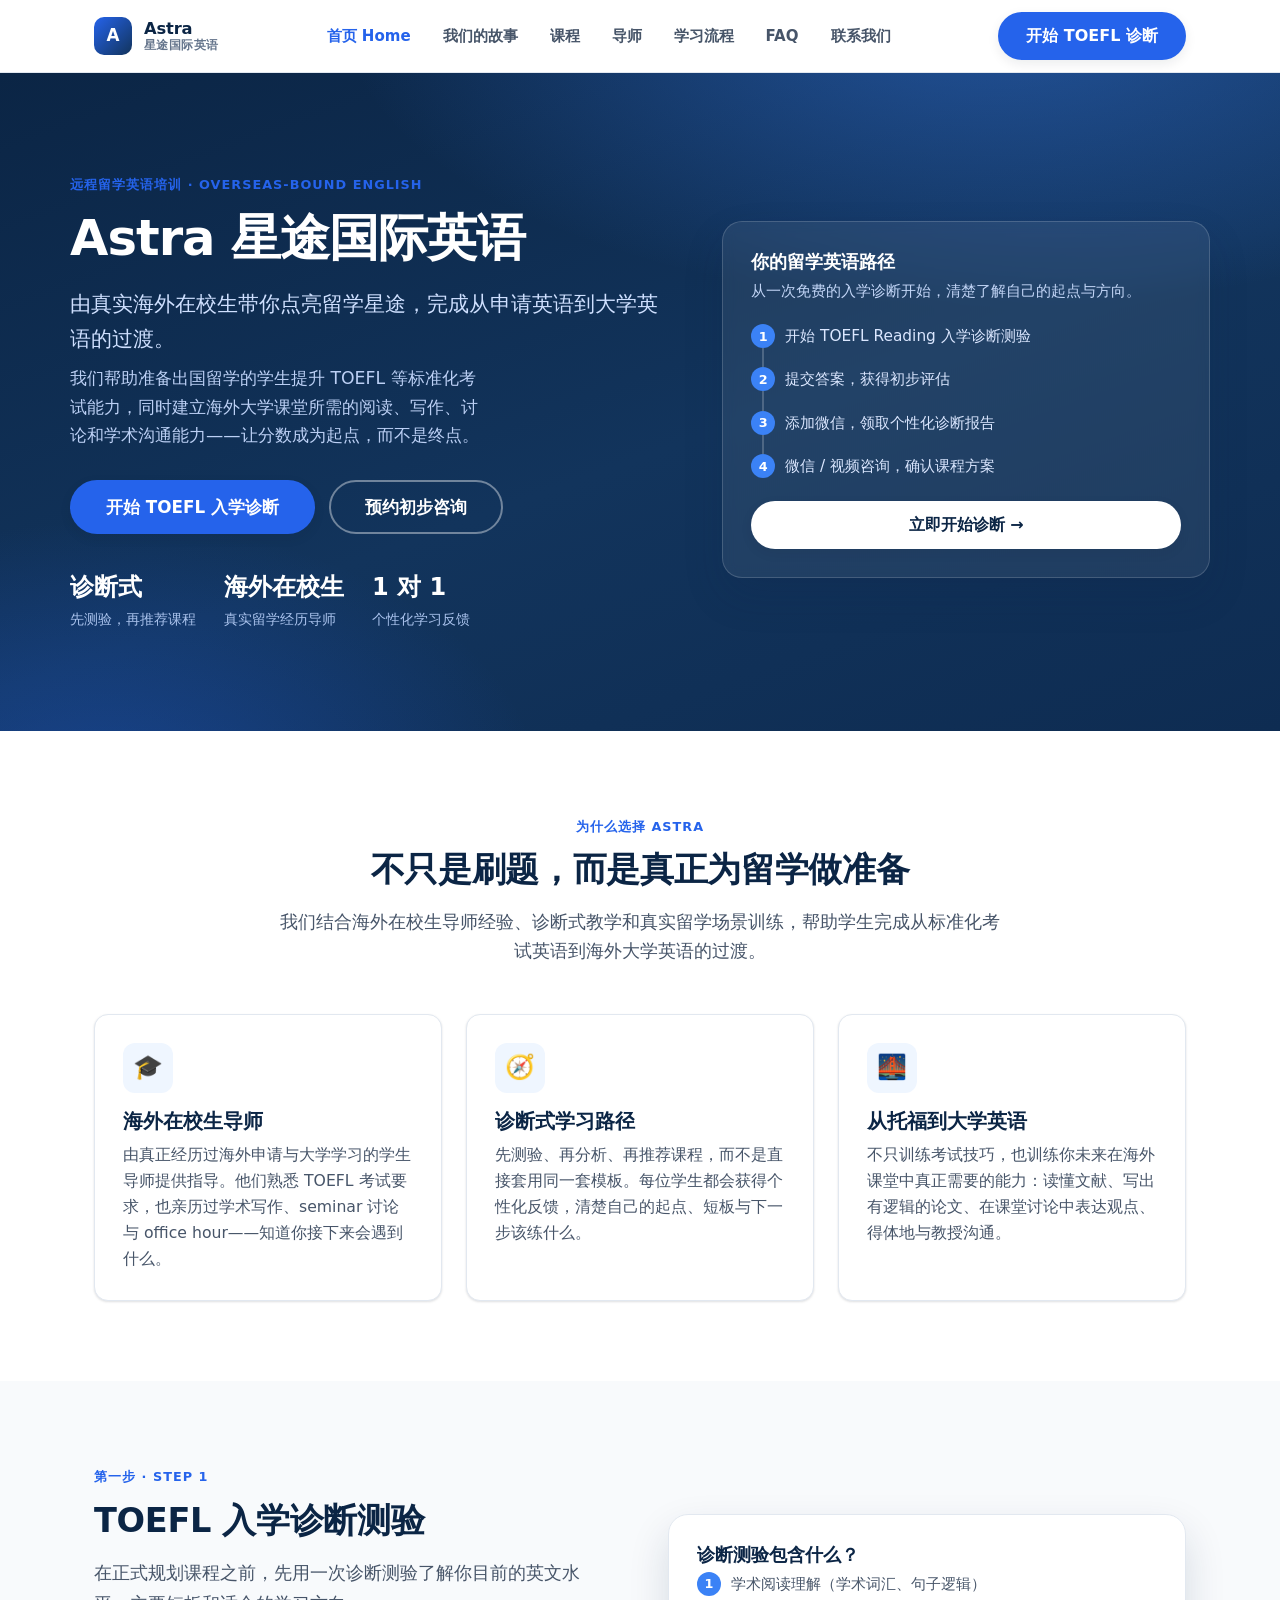
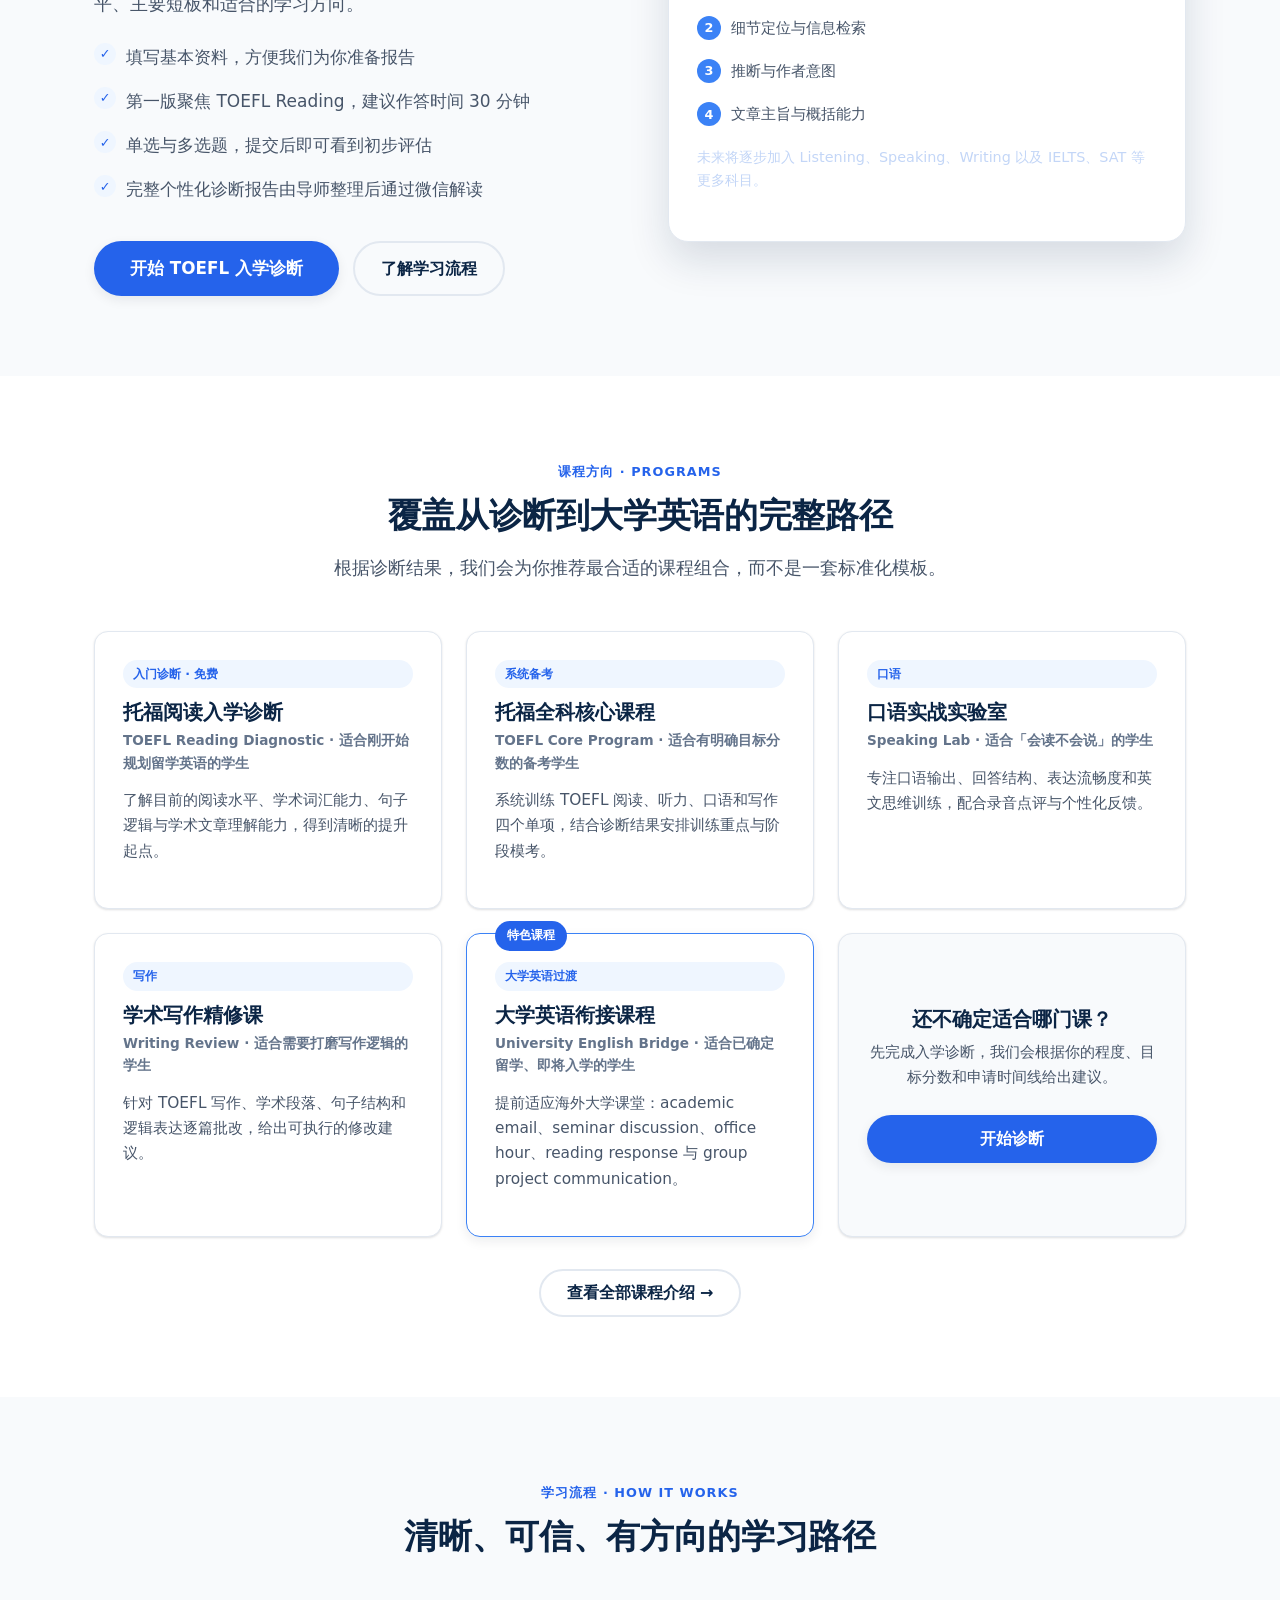
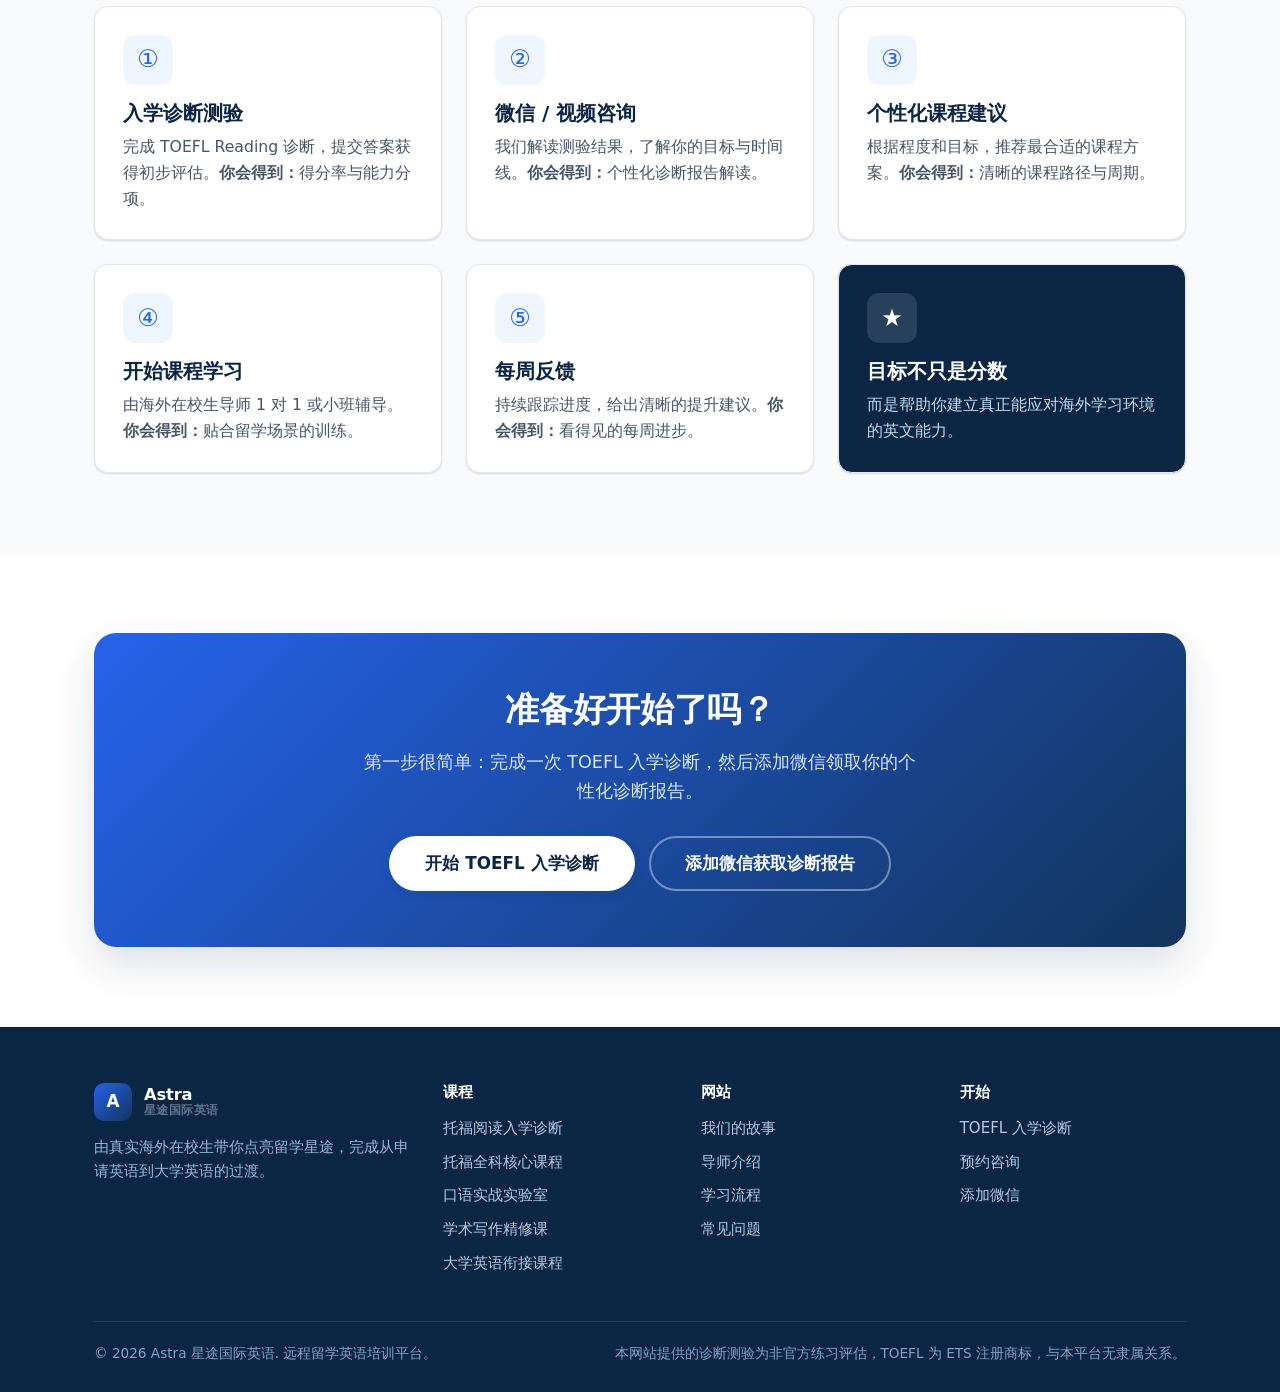
<file: index.html>
<!DOCTYPE html>
<html lang="zh-CN">
<head>
  <meta charset="UTF-8">
  <meta name="viewport" content="width=device-width, initial-scale=1.0">
  <title>Astra 星途国际英语 | 由真实海外在校生带你完成从申请英语到大学英语的过渡</title>
  <meta name="description" content="Astra 星途国际英语是一个远程留学英语培训平台，结合 TOEFL 入学诊断测验、海外在校生导师辅导与真实留学场景训练，帮助准备出国的中国学生完成从考试英语到大学英语的过渡。">
  <link rel="icon" href="data:image/svg+xml,%3Csvg xmlns='http://www.w3.org/2000/svg' viewBox='0 0 64 64'%3E%3Crect width='64' height='64' rx='14' fill='%232563eb'/%3E%3Ctext x='32' y='45' font-family='Arial,sans-serif' font-size='38' font-weight='bold' fill='white' text-anchor='middle'%3EA%3C/text%3E%3C/svg%3E">
  <link rel="preconnect" href="https://fonts.googleapis.com">
  <link rel="stylesheet" href="css/styles.css">
</head>
<body>

  <header class="site-header">
    <div class="container nav">
      <a class="brand" href="index.html" aria-label="Astra 星途国际英语 首页">
        <span class="brand__mark" data-brand-mark>A</span>
        <span class="brand__text">
          <span class="brand__en" data-brand-en>Astra</span>
          <span class="brand__cn" data-brand-cn>星途国际英语</span>
        </span>
      </a>
      <nav aria-label="主导航">
        <ul class="nav__links">
          <li><a href="index.html">首页 Home</a></li>
          <li><a href="story.html">我们的故事</a></li>
          <li><a href="programs.html">课程</a></li>
          <li><a href="mentors.html">导师</a></li>
          <li><a href="how-it-works.html">学习流程</a></li>
          <li><a href="faq.html">FAQ</a></li>
          <li><a href="contact.html">联系我们</a></li>
        </ul>
      </nav>
      <div class="nav__cta">
        <a class="btn btn--primary" href="placement-test.html">开始 TOEFL 诊断</a>
      </div>
      <button class="nav__toggle" aria-label="展开菜单" aria-expanded="false">
        <span></span><span></span><span></span>
      </button>
    </div>
  </header>

  <main>
    <!-- Hero -->
    <section class="hero">
      <div class="container hero__inner">
        <div>
          <span class="eyebrow">远程留学英语培训 · Overseas-Bound English</span>
          <h1>Astra 星途国际英语</h1>
          <p class="hero__slogan">由真实海外在校生带你点亮留学星途，完成从申请英语到大学英语的过渡。</p>
          <p class="hero__sub">我们帮助准备出国留学的学生提升 TOEFL 等标准化考试能力，同时建立海外大学课堂所需的阅读、写作、讨论和学术沟通能力——让分数成为起点，而不是终点。</p>
          <div class="hero__actions">
            <a class="btn btn--primary btn--lg" href="placement-test.html">开始 TOEFL 入学诊断</a>
            <a class="btn btn--ghost-light btn--lg" href="contact.html#book">预约初步咨询</a>
          </div>
          <div class="hero__trust">
            <div><b>诊断式</b><span>先测验，再推荐课程</span></div>
            <div><b>海外在校生</b><span>真实留学经历导师</span></div>
            <div><b>1 对 1</b><span>个性化学习反馈</span></div>
          </div>
        </div>
        <aside class="hero__card">
          <h3>你的留学英语路径</h3>
          <p>从一次免费的入学诊断开始，清楚了解自己的起点与方向。</p>
          <ul class="flowline">
            <li>开始 TOEFL Reading 入学诊断测验</li>
            <li>提交答案，获得初步评估</li>
            <li>添加微信，领取个性化诊断报告</li>
            <li>微信 / 视频咨询，确认课程方案</li>
          </ul>
          <a class="btn btn--light btn--block" href="placement-test.html" style="margin-top:22px">立即开始诊断 →</a>
        </aside>
      </div>
    </section>

    <!-- Core value props -->
    <section class="section">
      <div class="container">
        <div class="section-head">
          <span class="eyebrow">为什么选择 Astra</span>
          <h2>不只是刷题，而是真正为留学做准备</h2>
          <p>我们结合海外在校生导师经验、诊断式教学和真实留学场景训练，帮助学生完成从标准化考试英语到海外大学英语的过渡。</p>
        </div>
        <div class="grid grid--3">
          <div class="card">
            <div class="card__icon">🎓</div>
            <h3>海外在校生导师</h3>
            <p>由真正经历过海外申请与大学学习的学生导师提供指导。他们熟悉 TOEFL 考试要求，也亲历过学术写作、seminar 讨论与 office hour——知道你接下来会遇到什么。</p>
          </div>
          <div class="card">
            <div class="card__icon">🧭</div>
            <h3>诊断式学习路径</h3>
            <p>先测验、再分析、再推荐课程，而不是直接套用同一套模板。每位学生都会获得个性化反馈，清楚自己的起点、短板与下一步该练什么。</p>
          </div>
          <div class="card">
            <div class="card__icon">🌉</div>
            <h3>从托福到大学英语</h3>
            <p>不只训练考试技巧，也训练你未来在海外课堂中真正需要的能力：读懂文献、写出有逻辑的论文、在课堂讨论中表达观点、得体地与教授沟通。</p>
          </div>
        </div>
      </div>
    </section>

    <!-- Placement test entry -->
    <section class="section section--tint">
      <div class="container">
        <div class="split">
          <div>
            <span class="eyebrow">第一步 · Step 1</span>
            <h2>TOEFL 入学诊断测验</h2>
            <p class="lead">在正式规划课程之前，先用一次诊断测验了解你目前的英文水平、主要短板和适合的学习方向。</p>
            <ul class="checklist">
              <li>填写基本资料，方便我们为你准备报告</li>
              <li>第一版聚焦 TOEFL Reading，建议作答时间 30 分钟</li>
              <li>单选与多选题，提交后即可看到初步评估</li>
              <li>完整个性化诊断报告由导师整理后通过微信解读</li>
            </ul>
            <div class="hero__actions">
              <a class="btn btn--primary btn--lg" href="placement-test.html">开始 TOEFL 入学诊断</a>
              <a class="btn btn--ghost" href="how-it-works.html">了解学习流程</a>
            </div>
          </div>
          <div class="hero__card" style="background:#fff;border-color:var(--line);color:var(--ink)">
            <h3 style="color:var(--navy-900)">诊断测验包含什么？</h3>
            <ul class="flowline" style="counter-reset:step">
              <li style="color:var(--ink-soft)">学术阅读理解（学术词汇、句子逻辑）</li>
              <li style="color:var(--ink-soft)">细节定位与信息检索</li>
              <li style="color:var(--ink-soft)">推断与作者意图</li>
              <li style="color:var(--ink-soft)">文章主旨与概括能力</li>
            </ul>
            <p class="muted" style="margin-top:18px;font-size:.9rem">未来将逐步加入 Listening、Speaking、Writing 以及 IELTS、SAT 等更多科目。</p>
          </div>
        </div>
      </div>
    </section>

    <!-- Programs preview -->
    <section class="section">
      <div class="container">
        <div class="section-head">
          <span class="eyebrow">课程方向 · Programs</span>
          <h2>覆盖从诊断到大学英语的完整路径</h2>
          <p>根据诊断结果，我们会为你推荐最合适的课程组合，而不是一套标准化模板。</p>
        </div>
        <div class="grid grid--3">
          <div class="program">
            <span class="card__tag">入门诊断 · 免费</span>
            <h3>托福阅读入学诊断</h3>
            <div class="program__meta">TOEFL Reading Diagnostic · 适合刚开始规划留学英语的学生</div>
            <p>了解目前的阅读水平、学术词汇能力、句子逻辑与学术文章理解能力，得到清晰的提升起点。</p>
          </div>
          <div class="program">
            <span class="card__tag">系统备考</span>
            <h3>托福全科核心课程</h3>
            <div class="program__meta">TOEFL Core Program · 适合有明确目标分数的备考学生</div>
            <p>系统训练 TOEFL 阅读、听力、口语和写作四个单项，结合诊断结果安排训练重点与阶段模考。</p>
          </div>
          <div class="program">
            <span class="card__tag">口语</span>
            <h3>口语实战实验室</h3>
            <div class="program__meta">Speaking Lab · 适合「会读不会说」的学生</div>
            <p>专注口语输出、回答结构、表达流畅度和英文思维训练，配合录音点评与个性化反馈。</p>
          </div>
          <div class="program">
            <span class="card__tag">写作</span>
            <h3>学术写作精修课</h3>
            <div class="program__meta">Writing Review · 适合需要打磨写作逻辑的学生</div>
            <p>针对 TOEFL 写作、学术段落、句子结构和逻辑表达逐篇批改，给出可执行的修改建议。</p>
          </div>
          <div class="program program--featured">
            <span class="program__badge">特色课程</span>
            <span class="card__tag">大学英语过渡</span>
            <h3>大学英语衔接课程</h3>
            <div class="program__meta">University English Bridge · 适合已确定留学、即将入学的学生</div>
            <p>提前适应海外大学课堂：academic email、seminar discussion、office hour、reading response 与 group project communication。</p>
          </div>
          <div class="program" style="background:var(--bg-soft);justify-content:center;text-align:center">
            <h3 style="margin-bottom:.4em">还不确定适合哪门课？</h3>
            <p>先完成入学诊断，我们会根据你的程度、目标分数和申请时间线给出建议。</p>
            <a class="btn btn--primary" href="placement-test.html" style="margin-top:8px">开始诊断</a>
          </div>
        </div>
        <div class="center" style="margin-top:32px">
          <a class="btn btn--ghost" href="programs.html">查看全部课程介绍 →</a>
        </div>
      </div>
    </section>

    <!-- How it works -->
    <section class="section section--tint">
      <div class="container">
        <div class="section-head">
          <span class="eyebrow">学习流程 · How It Works</span>
          <h2>清晰、可信、有方向的学习路径</h2>
        </div>
        <div class="grid grid--3">
          <div class="card"><div class="card__icon">①</div><h3>入学诊断测验</h3><p>完成 TOEFL Reading 诊断，提交答案获得初步评估。<b>你会得到：</b>得分率与能力分项。</p></div>
          <div class="card"><div class="card__icon">②</div><h3>微信 / 视频咨询</h3><p>我们解读测验结果，了解你的目标与时间线。<b>你会得到：</b>个性化诊断报告解读。</p></div>
          <div class="card"><div class="card__icon">③</div><h3>个性化课程建议</h3><p>根据程度和目标，推荐最合适的课程方案。<b>你会得到：</b>清晰的课程路径与周期。</p></div>
          <div class="card"><div class="card__icon">④</div><h3>开始课程学习</h3><p>由海外在校生导师 1 对 1 或小班辅导。<b>你会得到：</b>贴合留学场景的训练。</p></div>
          <div class="card"><div class="card__icon">⑤</div><h3>每周反馈</h3><p>持续跟踪进度，给出清晰的提升建议。<b>你会得到：</b>看得见的每周进步。</p></div>
          <div class="card" style="background:var(--navy-900);color:#fff">
            <div class="card__icon" style="background:rgba(255,255,255,.12);color:#fff">★</div>
            <h3 style="color:#fff">目标不只是分数</h3>
            <p style="color:#c3d6f7">而是帮助你建立真正能应对海外学习环境的英文能力。</p>
          </div>
        </div>
      </div>
    </section>

    <!-- CTA band -->
    <section class="section">
      <div class="container">
        <div class="cta-band">
          <h2>准备好开始了吗？</h2>
          <p>第一步很简单：完成一次 TOEFL 入学诊断，然后添加微信领取你的个性化诊断报告。</p>
          <div class="hero__actions">
            <a class="btn btn--light btn--lg" href="placement-test.html">开始 TOEFL 入学诊断</a>
            <a class="btn btn--ghost-light btn--lg" href="contact.html">添加微信获取诊断报告</a>
          </div>
        </div>
      </div>
    </section>
  </main>

  <!-- Footer -->
  <footer class="site-footer">
    <div class="container">
      <div class="footer-grid">
        <div class="footer-brand">
          <a class="brand" href="index.html">
            <span class="brand__mark" data-brand-mark>A</span>
            <span class="brand__text"><span class="brand__en" data-brand-en>Astra</span><span class="brand__cn" data-brand-cn>星途国际英语</span></span>
          </a>
          <p data-tagline>由真实海外在校生带你点亮留学星途，完成从申请英语到大学英语的过渡。</p>
        </div>
        <div>
          <h4>课程</h4>
          <ul class="footer-links">
            <li><a href="programs.html">托福阅读入学诊断</a></li>
            <li><a href="programs.html">托福全科核心课程</a></li>
            <li><a href="programs.html">口语实战实验室</a></li>
            <li><a href="programs.html">学术写作精修课</a></li>
            <li><a href="programs.html">大学英语衔接课程</a></li>
          </ul>
        </div>
        <div>
          <h4>网站</h4>
          <ul class="footer-links">
            <li><a href="story.html">我们的故事</a></li>
            <li><a href="mentors.html">导师介绍</a></li>
            <li><a href="how-it-works.html">学习流程</a></li>
            <li><a href="faq.html">常见问题</a></li>
          </ul>
        </div>
        <div>
          <h4>开始</h4>
          <ul class="footer-links">
            <li><a href="placement-test.html">TOEFL 入学诊断</a></li>
            <li><a href="contact.html#book">预约咨询</a></li>
            <li><a href="contact.html">添加微信</a></li>
          </ul>
        </div>
      </div>
      <div class="footer-bottom">
        <span>© <span data-year>2026</span> Astra 星途国际英语. 远程留学英语培训平台。</span>
        <span>本网站提供的诊断测验为非官方练习评估，TOEFL 为 ETS 注册商标，与本平台无隶属关系。</span>
      </div>
    </div>
  </footer>

  <script src="js/config.js"></script>
  <script src="js/main.js"></script>
</body>
</html>
</file>
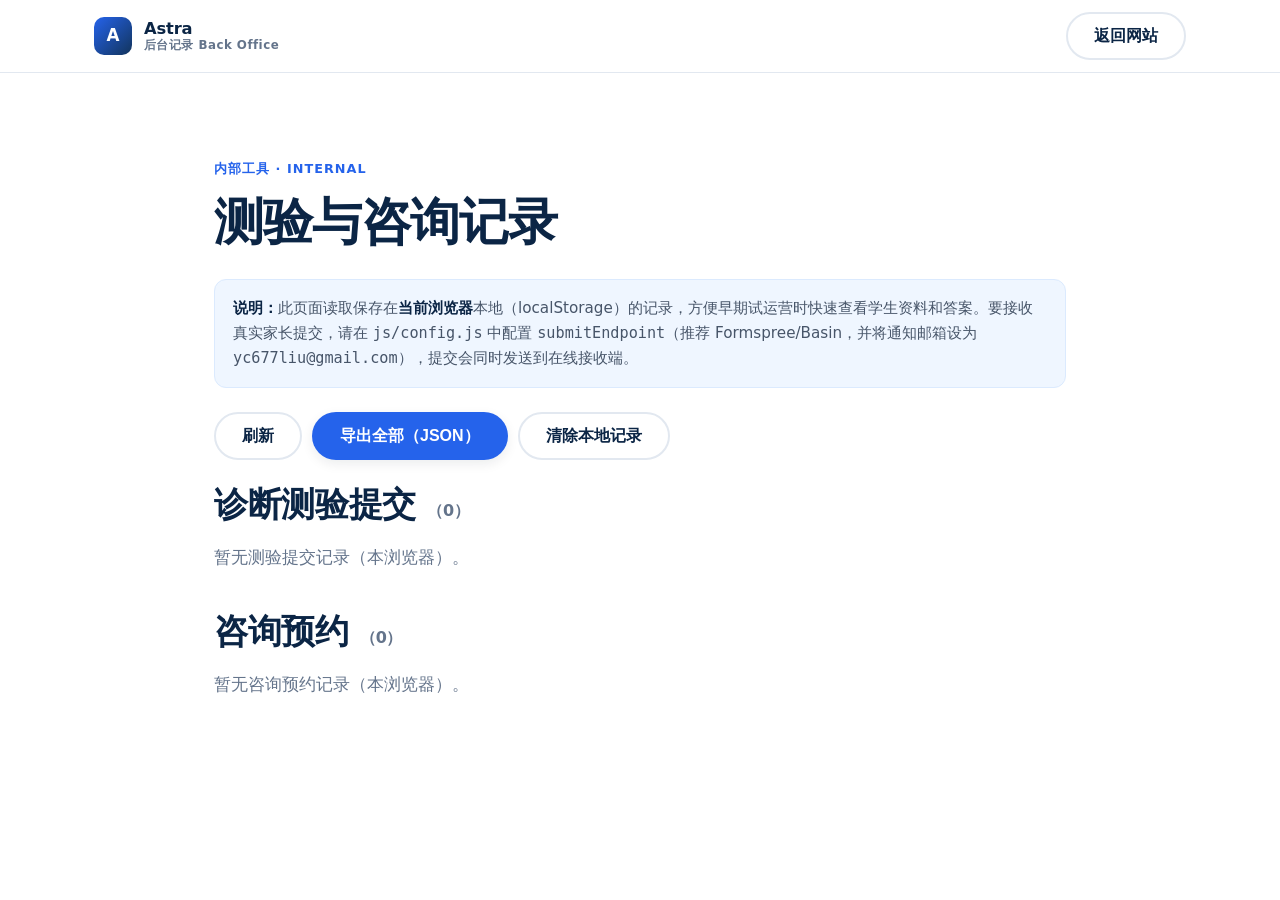
<file: admin.html>
<!DOCTYPE html>
<html lang="zh-CN">
<head>
  <meta charset="UTF-8">
  <meta name="viewport" content="width=device-width, initial-scale=1.0">
  <meta name="robots" content="noindex, nofollow">
  <title>后台记录 Back Office | Astra 星途国际英语</title>
  <link rel="stylesheet" href="css/styles.css">
  <style>
    .rec { border:1px solid var(--line); border-radius:12px; padding:18px 20px; margin-bottom:14px; background:#fff; }
    .rec__head { display:flex; justify-content:space-between; align-items:center; gap:10px; margin-bottom:4px; }
    .rec__badge { background:var(--blue-50); color:var(--blue-600); font-weight:700; font-size:.82rem; padding:4px 10px; border-radius:999px; }
    .rec__meta { color:var(--muted); font-size:.85rem; }
    .rec__tbl { width:100%; border-collapse:collapse; margin-top:10px; }
    .rec__tbl th { text-align:left; color:var(--muted); font-weight:600; font-size:.85rem; padding:5px 12px 5px 0; white-space:nowrap; vertical-align:top; width:1%; }
    .rec__tbl td { padding:5px 0; font-size:.92rem; color:var(--ink); }
    .toolbar { display:flex; gap:10px; flex-wrap:wrap; margin-bottom:24px; }
  </style>
</head>
<body>
  <header class="site-header">
    <div class="container nav">
      <a class="brand" href="index.html"><span class="brand__mark" data-brand-mark>A</span><span class="brand__text"><span class="brand__en" data-brand-en>Astra</span><span class="brand__cn">后台记录 Back Office</span></span></a>
      <div class="nav__cta"><a class="btn btn--ghost" href="index.html">返回网站</a></div>
    </div>
  </header>

  <main>
    <section class="section">
      <div class="container" style="max-width:900px">
        <span class="eyebrow">内部工具 · Internal</span>
        <h1>测验与咨询记录</h1>
        <div class="notice" style="margin:16px 0 24px">
          <strong>说明：</strong>此页面读取保存在<strong>当前浏览器</strong>本地（localStorage）的记录，方便早期试运营时快速查看学生资料和答案。要接收真实家长提交，请在 <code>js/config.js</code> 中配置 <code>submitEndpoint</code>（推荐 Formspree/Basin，并将通知邮箱设为 <code>yc677liu@gmail.com</code>），提交会同时发送到在线接收端。
        </div>

        <div class="toolbar">
          <button class="btn btn--ghost" id="refresh-btn">刷新</button>
          <button class="btn btn--primary" id="export-btn">导出全部（JSON）</button>
          <button class="btn btn--ghost" id="clear-btn">清除本地记录</button>
        </div>

        <h2>诊断测验提交 <span class="muted" style="font-size:1rem">（<span id="tests-count">0</span>）</span></h2>
        <div id="tests" style="margin-bottom:40px"></div>

        <h2>咨询预约 <span class="muted" style="font-size:1rem">（<span id="contacts-count">0</span>）</span></h2>
        <div id="contacts"></div>
      </div>
    </section>
  </main>

  <script src="js/config.js"></script>
  <script src="js/admin.js"></script>
</body>
</html>
</file>
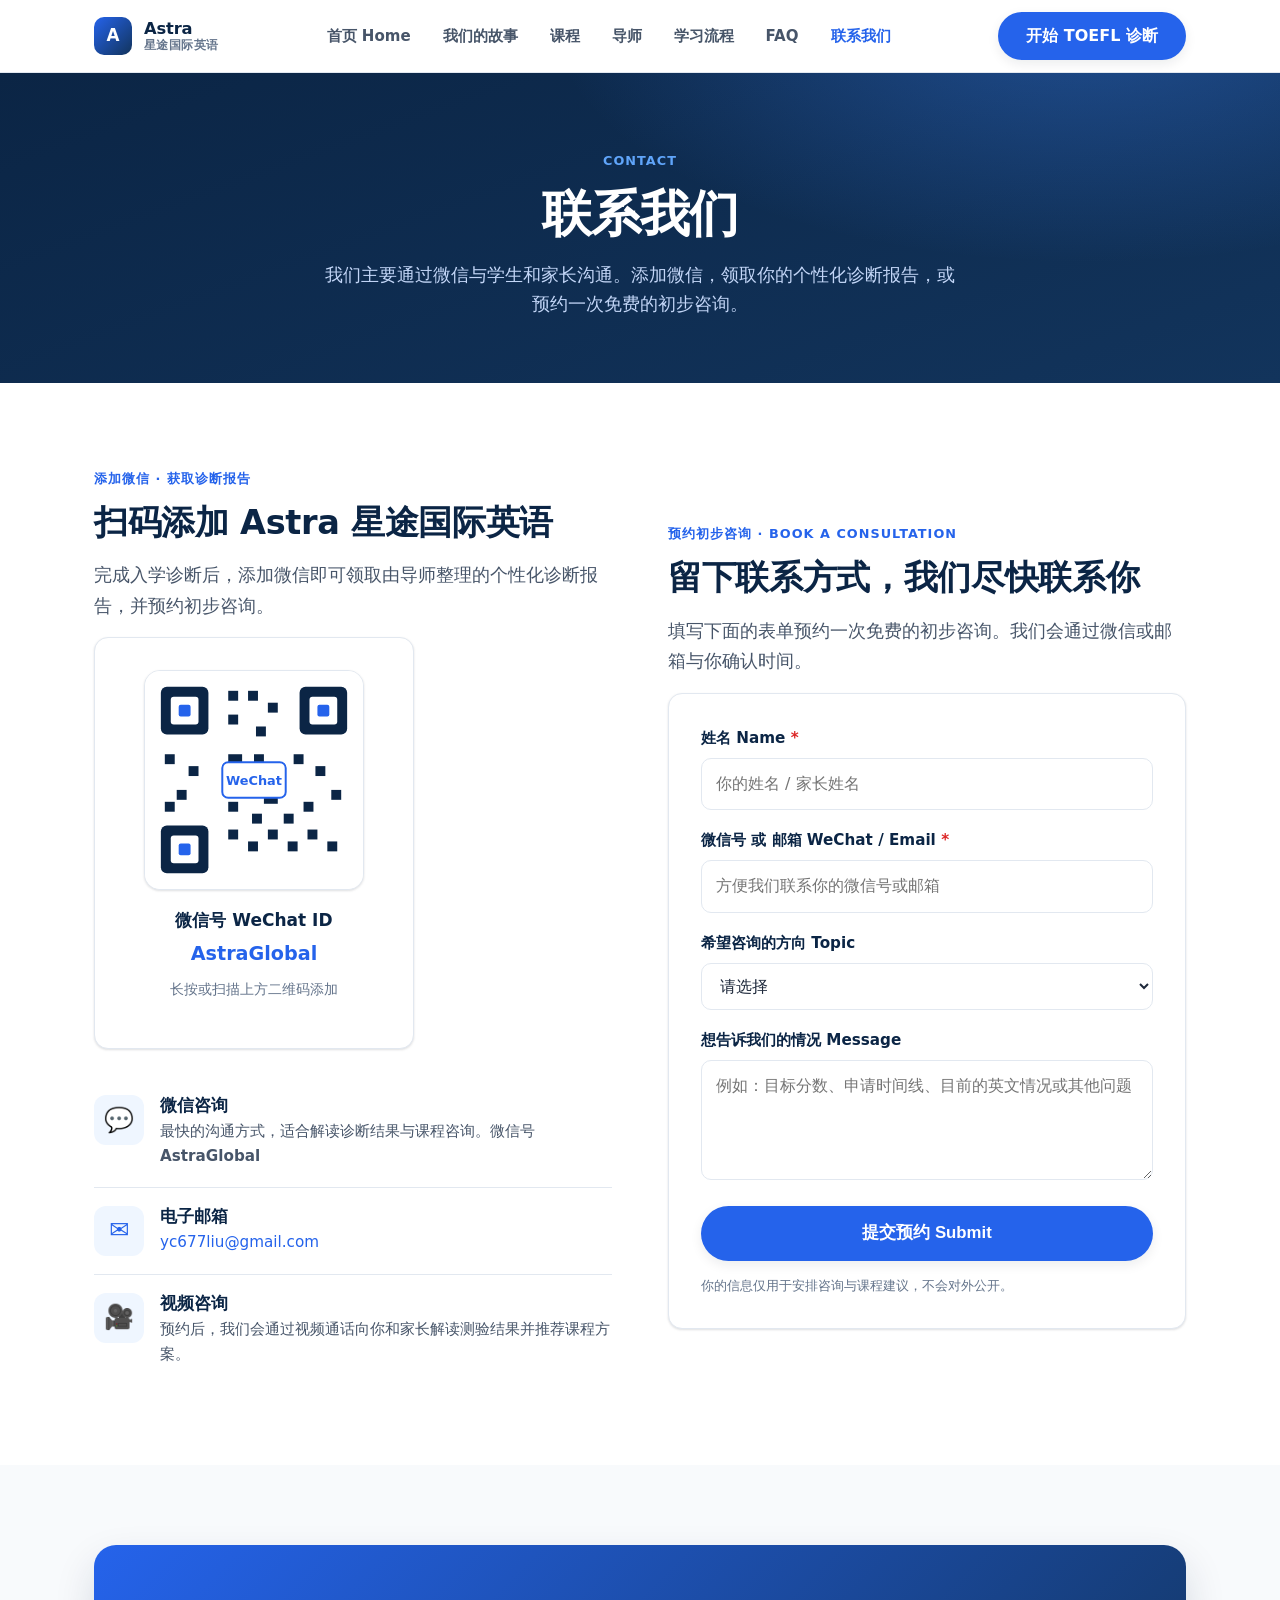
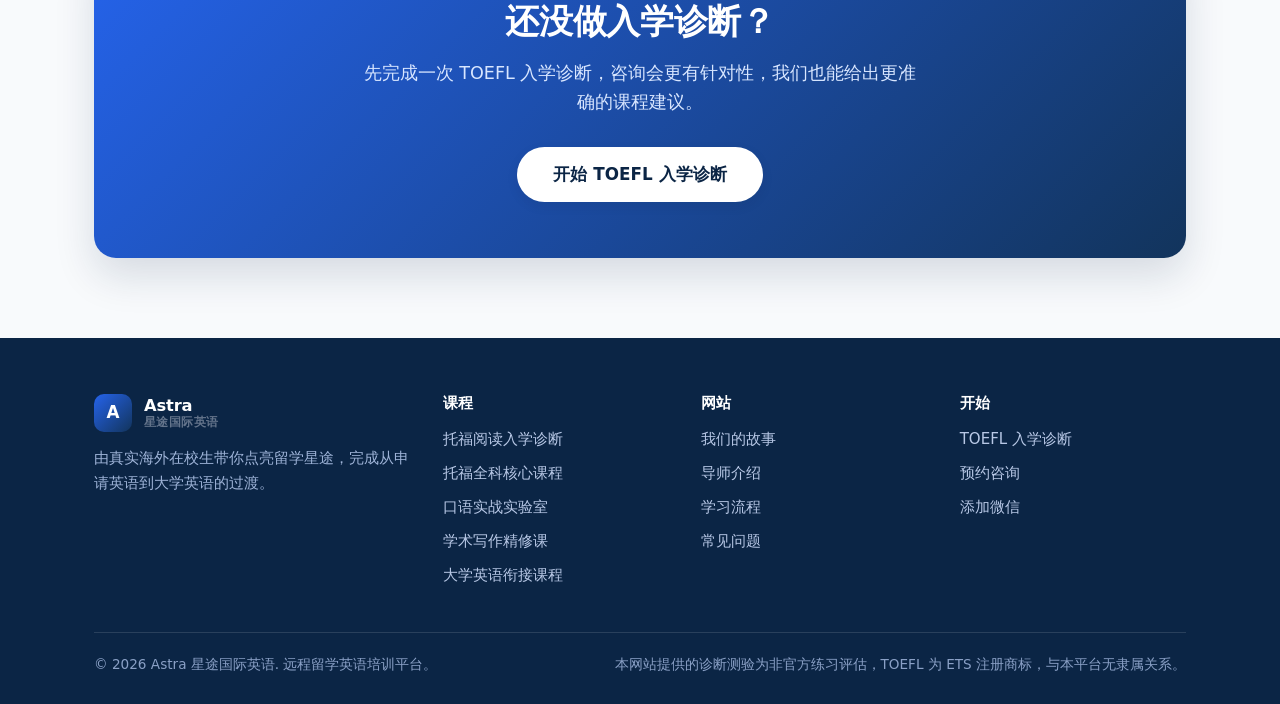
<file: contact.html>
<!DOCTYPE html>
<html lang="zh-CN">
<head>
  <meta charset="UTF-8">
  <meta name="viewport" content="width=device-width, initial-scale=1.0">
  <title>联系我们 Contact | Astra 星途国际英语</title>
  <meta name="description" content="添加 Astra 星途国际英语微信领取个性化诊断报告，或预约一次免费的初步咨询。我们主要通过微信与学生和家长沟通。">
  <link rel="icon" href="data:image/svg+xml,%3Csvg xmlns='http://www.w3.org/2000/svg' viewBox='0 0 64 64'%3E%3Crect width='64' height='64' rx='14' fill='%232563eb'/%3E%3Ctext x='32' y='45' font-family='Arial,sans-serif' font-size='38' font-weight='bold' fill='white' text-anchor='middle'%3EA%3C/text%3E%3C/svg%3E">
  <link rel="stylesheet" href="css/styles.css">
</head>
<body>

  <header class="site-header">
    <div class="container nav">
      <a class="brand" href="index.html" aria-label="Astra 星途国际英语 首页">
        <span class="brand__mark" data-brand-mark>A</span>
        <span class="brand__text"><span class="brand__en" data-brand-en>Astra</span><span class="brand__cn" data-brand-cn>星途国际英语</span></span>
      </a>
      <nav aria-label="主导航">
        <ul class="nav__links">
          <li><a href="index.html">首页 Home</a></li>
          <li><a href="story.html">我们的故事</a></li>
          <li><a href="programs.html">课程</a></li>
          <li><a href="mentors.html">导师</a></li>
          <li><a href="how-it-works.html">学习流程</a></li>
          <li><a href="faq.html">FAQ</a></li>
          <li><a href="contact.html">联系我们</a></li>
        </ul>
      </nav>
      <div class="nav__cta"><a class="btn btn--primary" href="placement-test.html">开始 TOEFL 诊断</a></div>
      <button class="nav__toggle" aria-label="展开菜单" aria-expanded="false"><span></span><span></span><span></span></button>
    </div>
  </header>

  <main>
    <section class="page-hero">
      <div class="container">
        <span class="eyebrow">Contact</span>
        <h1>联系我们</h1>
        <p>我们主要通过微信与学生和家长沟通。添加微信，领取你的个性化诊断报告，或预约一次免费的初步咨询。</p>
      </div>
    </section>

    <section class="section">
      <div class="container">
        <div class="split">
          <!-- WeChat / contact methods -->
          <div>
            <span class="eyebrow">添加微信 · 获取诊断报告</span>
            <h2>扫码添加 Astra 星途国际英语</h2>
            <p class="lead">完成入学诊断后，添加微信即可领取由导师整理的个性化诊断报告，并预约初步咨询。</p>
            <div class="form-card" style="text-align:center;max-width:320px">
              <div class="qr"><img src="assets/wechat-qr.svg" alt="Astra 星途国际英语 微信二维码"></div>
              <p style="margin:0;font-weight:600;color:var(--navy-900)">微信号 WeChat ID</p>
              <p style="margin:4px 0 0;font-size:1.2rem;font-weight:800;color:var(--blue-600)" data-wechat>AstraGlobal</p>
              <p class="muted" style="font-size:.85rem;margin-top:8px">长按或扫描上方二维码添加</p>
            </div>

            <div style="margin-top:28px">
              <div class="contact-method">
                <div class="card__icon">💬</div>
                <div><h3>微信咨询</h3><p>最快的沟通方式，适合解读诊断结果与课程咨询。微信号 <b data-wechat>AstraGlobal</b></p></div>
              </div>
              <div class="contact-method">
                <div class="card__icon">✉️</div>
                <div><h3>电子邮箱</h3><p><a data-email href="mailto:hello@astraedu.com">hello@astraedu.com</a></p></div>
              </div>
              <div class="contact-method">
                <div class="card__icon">🎥</div>
                <div><h3>视频咨询</h3><p>预约后，我们会通过视频通话向你和家长解读测验结果并推荐课程方案。</p></div>
              </div>
            </div>
          </div>

          <!-- Booking / consultation form -->
          <div id="book">
            <span class="eyebrow">预约初步咨询 · Book a Consultation</span>
            <h2>留下联系方式，我们尽快联系你</h2>
            <p class="lead">填写下面的表单预约一次免费的初步咨询。我们会通过微信或邮箱与你确认时间。</p>
            <form class="form-card" id="contact-form" novalidate>
              <div class="field">
                <label>姓名 Name <span class="req">*</span></label>
                <input type="text" name="name" required placeholder="你的姓名 / 家长姓名">
                <div class="field__err">请填写姓名 Please enter your name</div>
              </div>
              <div class="field">
                <label>微信号 或 邮箱 WeChat / Email <span class="req">*</span></label>
                <input type="text" name="contact" required placeholder="方便我们联系你的微信号或邮箱">
                <div class="field__err">请填写微信号或邮箱 Please provide a WeChat ID or email</div>
              </div>
              <div class="field">
                <label>希望咨询的方向 Topic</label>
                <select name="preferred">
                  <option value="">请选择</option>
                  <option>解读入学诊断结果</option>
                  <option>了解课程方案</option>
                  <option>TOEFL 备考规划</option>
                  <option>大学英语过渡 / University Bridge</option>
                  <option>其他 Other</option>
                </select>
              </div>
              <div class="field">
                <label>想告诉我们的情况 Message</label>
                <textarea name="message" placeholder="例如：目标分数、申请时间线、目前的英文情况或其他问题"></textarea>
              </div>
              <button type="submit" class="btn btn--primary btn--lg btn--block">提交预约 Submit</button>
              <div class="notice hide" id="contact-status" role="status" aria-live="polite" style="margin-top:16px">
                <strong>提交状态将在这里显示。</strong>
              </div>
              <p class="muted" style="font-size:.82rem;margin:14px 0 0">你的信息仅用于安排咨询与课程建议，不会对外公开。</p>
            </form>
            <form name="astra-submissions" data-netlify="true" hidden>
              <input type="hidden" name="form-name" value="astra-submissions">
              <input type="hidden" name="type">
              <input type="hidden" name="submittedAt">
              <input type="hidden" name="name">
              <input type="hidden" name="contact">
              <input type="hidden" name="recipientEmail">
              <textarea name="payload"></textarea>
            </form>
          </div>
        </div>
      </div>
    </section>

    <section class="section section--tint">
      <div class="container">
        <div class="cta-band">
          <h2>还没做入学诊断？</h2>
          <p>先完成一次 TOEFL 入学诊断，咨询会更有针对性，我们也能给出更准确的课程建议。</p>
          <div class="hero__actions">
            <a class="btn btn--light btn--lg" href="placement-test.html">开始 TOEFL 入学诊断</a>
          </div>
        </div>
      </div>
    </section>
  </main>

  <footer class="site-footer">
    <div class="container">
      <div class="footer-grid">
        <div class="footer-brand">
          <a class="brand" href="index.html"><span class="brand__mark" data-brand-mark>A</span><span class="brand__text"><span class="brand__en" data-brand-en>Astra</span><span class="brand__cn" data-brand-cn>星途国际英语</span></span></a>
          <p data-tagline>由真实海外在校生带你点亮留学星途，完成从申请英语到大学英语的过渡。</p>
        </div>
        <div><h4>课程</h4><ul class="footer-links"><li><a href="programs.html">托福阅读入学诊断</a></li><li><a href="programs.html">托福全科核心课程</a></li><li><a href="programs.html">口语实战实验室</a></li><li><a href="programs.html">学术写作精修课</a></li><li><a href="programs.html">大学英语衔接课程</a></li></ul></div>
        <div><h4>网站</h4><ul class="footer-links"><li><a href="story.html">我们的故事</a></li><li><a href="mentors.html">导师介绍</a></li><li><a href="how-it-works.html">学习流程</a></li><li><a href="faq.html">常见问题</a></li></ul></div>
        <div><h4>开始</h4><ul class="footer-links"><li><a href="placement-test.html">TOEFL 入学诊断</a></li><li><a href="contact.html#book">预约咨询</a></li><li><a href="contact.html">添加微信</a></li></ul></div>
      </div>
      <div class="footer-bottom">
        <span>© <span data-year>2026</span> Astra 星途国际英语. 远程留学英语培训平台。</span>
        <span>本网站提供的诊断测验为非官方练习评估，TOEFL 为 ETS 注册商标，与本平台无隶属关系。</span>
      </div>
    </div>
  </footer>

  <script src="js/config.js"></script>
  <script src="js/submissions.js"></script>
  <script src="js/contact.js"></script>
  <script src="js/main.js"></script>
</body>
</html>
</file>
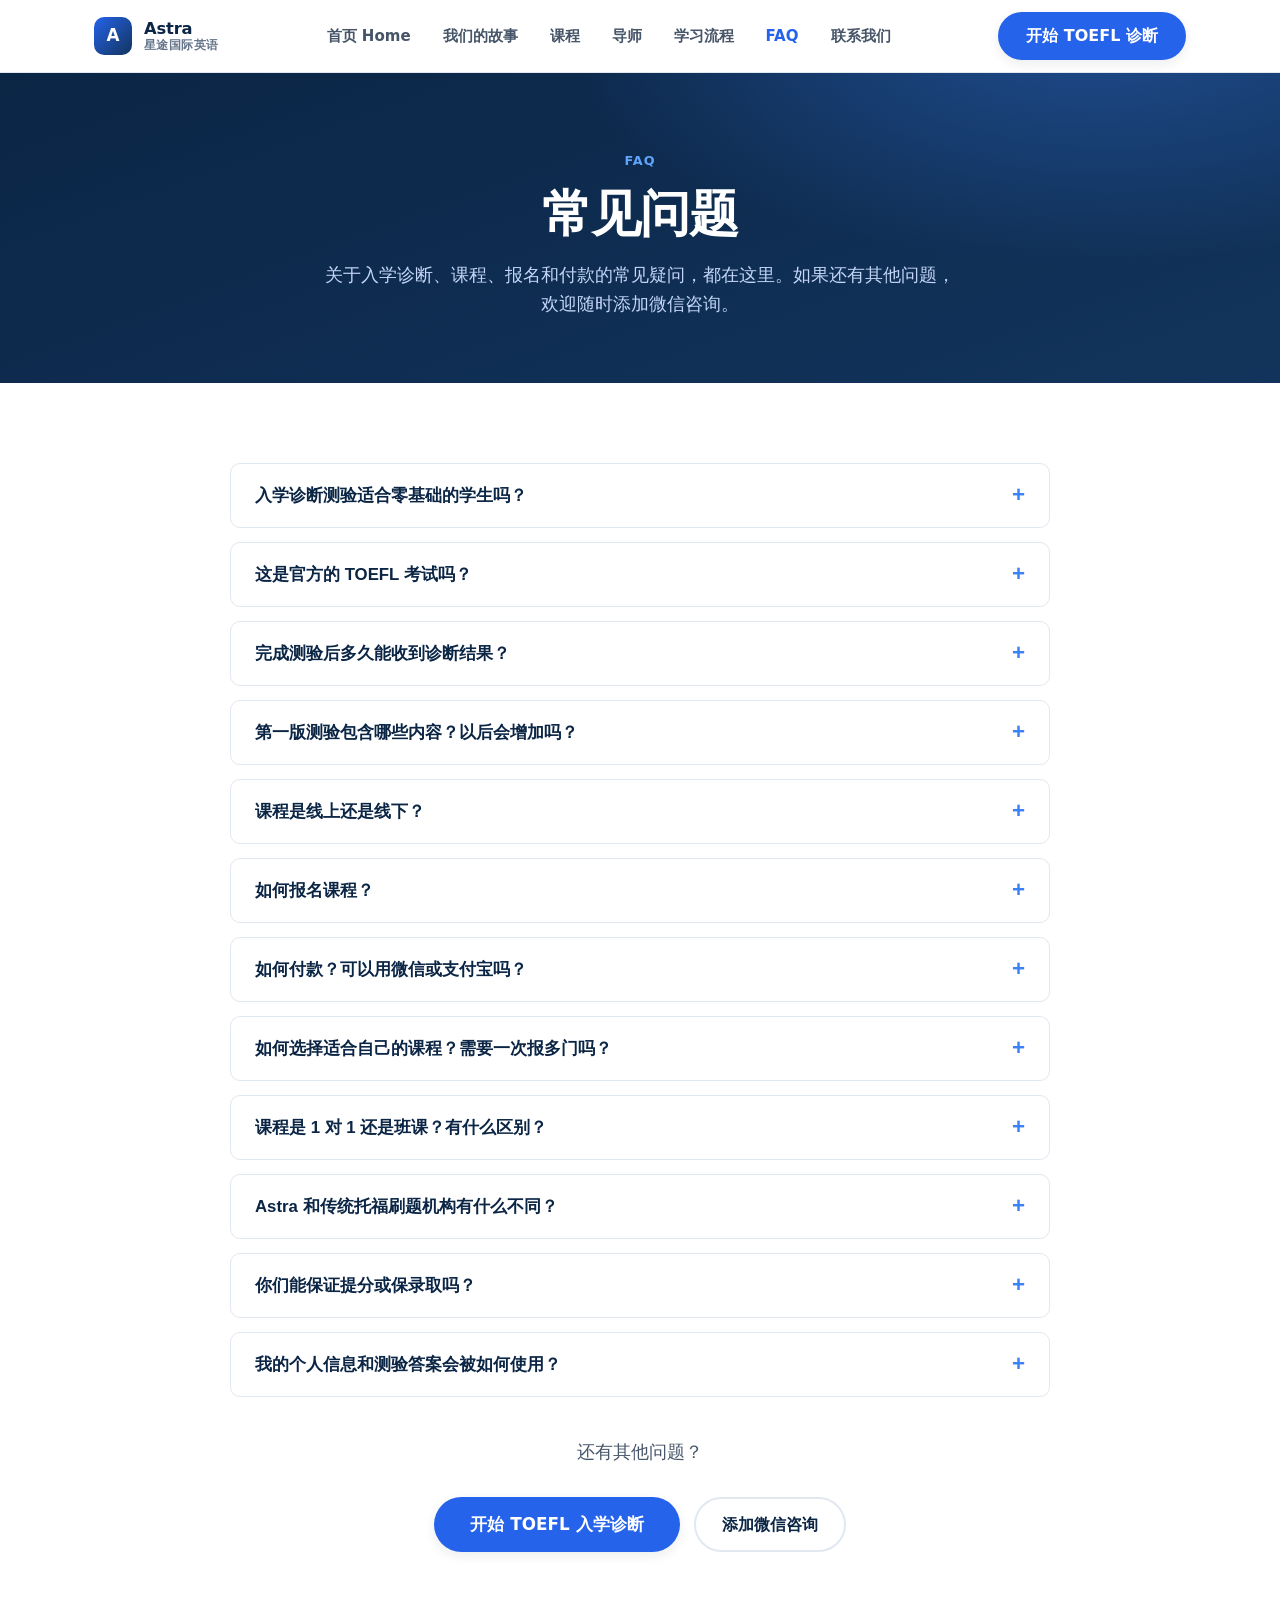
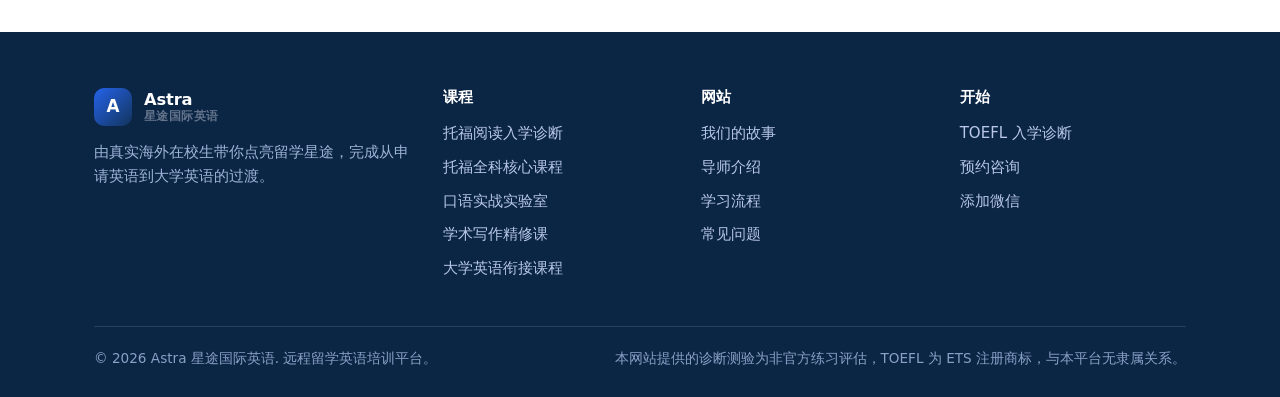
<file: faq.html>
<!DOCTYPE html>
<html lang="zh-CN">
<head>
  <meta charset="UTF-8">
  <meta name="viewport" content="width=device-width, initial-scale=1.0">
  <title>常见问题 FAQ | Astra 星途国际英语</title>
  <meta name="description" content="Astra 星途国际英语常见问题：是否适合零基础、是否官方 TOEFL 测验、多久收到诊断结果、如何选课、1 对 1 与班课区别、如何报名与付款等。">
  <link rel="icon" href="data:image/svg+xml,%3Csvg xmlns='http://www.w3.org/2000/svg' viewBox='0 0 64 64'%3E%3Crect width='64' height='64' rx='14' fill='%232563eb'/%3E%3Ctext x='32' y='45' font-family='Arial,sans-serif' font-size='38' font-weight='bold' fill='white' text-anchor='middle'%3EA%3C/text%3E%3C/svg%3E">
  <link rel="stylesheet" href="css/styles.css">
</head>
<body>

  <header class="site-header">
    <div class="container nav">
      <a class="brand" href="index.html" aria-label="Astra 星途国际英语 首页">
        <span class="brand__mark" data-brand-mark>A</span>
        <span class="brand__text"><span class="brand__en" data-brand-en>Astra</span><span class="brand__cn" data-brand-cn>星途国际英语</span></span>
      </a>
      <nav aria-label="主导航">
        <ul class="nav__links">
          <li><a href="index.html">首页 Home</a></li>
          <li><a href="story.html">我们的故事</a></li>
          <li><a href="programs.html">课程</a></li>
          <li><a href="mentors.html">导师</a></li>
          <li><a href="how-it-works.html">学习流程</a></li>
          <li><a href="faq.html">FAQ</a></li>
          <li><a href="contact.html">联系我们</a></li>
        </ul>
      </nav>
      <div class="nav__cta"><a class="btn btn--primary" href="placement-test.html">开始 TOEFL 诊断</a></div>
      <button class="nav__toggle" aria-label="展开菜单" aria-expanded="false"><span></span><span></span><span></span></button>
    </div>
  </header>

  <main>
    <section class="page-hero">
      <div class="container">
        <span class="eyebrow">FAQ</span>
        <h1>常见问题</h1>
        <p>关于入学诊断、课程、报名和付款的常见疑问，都在这里。如果还有其他问题，欢迎随时添加微信咨询。</p>
      </div>
    </section>

    <section class="section">
      <div class="container">
        <div class="faq">
          <div class="faq__item">
            <button class="faq__q" aria-expanded="false">入学诊断测验适合零基础的学生吗？<span class="faq__icon">+</span></button>
            <div class="faq__a"><p>适合。诊断测验的目的不是「考倒你」，而是帮助我们了解你目前的真实水平和起点。无论你是刚开始接触 TOEFL，还是已经备考一段时间，都可以参加。即使分数不高也完全没关系，这正是我们为你规划学习路径的依据。</p></div>
          </div>
          <div class="faq__item">
            <button class="faq__q" aria-expanded="false">这是官方的 TOEFL 考试吗？<span class="faq__icon">+</span></button>
            <div class="faq__a"><p>不是。本网站的诊断测验是 Astra 星途国际英语自主开发的入学练习评估，用于教学诊断，并非官方 TOEFL 考试，分数也不等同于官方成绩。TOEFL 为 ETS 的注册商标，本平台与 ETS 无隶属或合作关系。我们的测验旨在帮助你了解自己的水平与方向。</p></div>
          </div>
          <div class="faq__item">
            <button class="faq__q" aria-expanded="false">完成测验后多久能收到诊断结果？<span class="faq__icon">+</span></button>
            <div class="faq__a"><p>提交后你会立即在网页上看到一份初步的自动评估（得分率、能力分项和初步建议）。完整的个性化诊断报告会由我们的导师团队人工整理后，通过微信或视频咨询向你和家长详细解读，通常在你添加微信后的几个工作日内完成。</p></div>
          </div>
          <div class="faq__item">
            <button class="faq__q" aria-expanded="false">第一版测验包含哪些内容？以后会增加吗？<span class="faq__icon">+</span></button>
            <div class="faq__a"><p>第一版聚焦 TOEFL Reading（阅读），包含学术阅读理解、学术词汇、句子逻辑、细节定位、推断和主旨概括等题型，建议作答时间 30 分钟。之后我们会逐步加入 Listening、Speaking、Writing，以及 IELTS、SAT 和国际课程英语等更多科目的诊断。</p></div>
          </div>
          <div class="faq__item">
            <button class="faq__q" aria-expanded="false">课程是线上还是线下？<span class="faq__icon">+</span></button>
            <div class="faq__a"><p>Astra 星途国际英语是一个远程英语培训平台，课程以线上远程辅导为主，方便国内不同城市以及在海外的学生参加。我们主要通过线上 1 对 1 或小班的形式，由海外在校生导师进行教学和反馈。</p></div>
          </div>
          <div class="faq__item">
            <button class="faq__q" aria-expanded="false">如何报名课程？<span class="faq__icon">+</span></button>
            <div class="faq__a"><p>报名流程很简单：先完成入学诊断测验或预约咨询 → 添加微信 → 我们根据你的测验结果提供个性化课程建议 → 你和家长确认合适的课程方案 → 由我们团队直接处理报名。现阶段暂时不需要在网站上直接选课付款。</p></div>
          </div>
          <div class="faq__item">
            <button class="faq__q" aria-expanded="false">如何付款？可以用微信或支付宝吗？<span class="faq__icon">+</span></button>
            <div class="faq__a"><p>可以。确认课程方案后，付款由我们团队直接处理，例如通过微信、支付宝或其他约定方式完成。现阶段我们暂时不在网站上直接进行线上付款，以便先通过咨询确认最适合你的方案。</p></div>
          </div>
          <div class="faq__item">
            <button class="faq__q" aria-expanded="false">如何选择适合自己的课程？需要一次报多门吗？<span class="faq__icon">+</span></button>
            <div class="faq__a"><p>不需要一次报多门。先完成入学诊断，我们会根据你的程度、目标分数和申请时间线，推荐一个合适的课程组合。多数学生会从「托福阅读入学诊断 + 一门核心课程」开始，再按需要叠加口语、写作或大学英语衔接课程，避免一次性投入过多却用不上。</p></div>
          </div>
          <div class="faq__item">
            <button class="faq__q" aria-expanded="false">课程是 1 对 1 还是班课？有什么区别？<span class="faq__icon">+</span></button>
            <div class="faq__a"><p>我们以线上 1 对 1 为主，也提供小班形式。1 对 1 更适合需要密集反馈、时间紧或基础差异较大的学生，进度完全围绕你个人安排；小班则适合希望有同伴一起练习讨论、预算更灵活的学生。咨询时我们会结合你的情况给出建议。</p></div>
          </div>
          <div class="faq__item">
            <button class="faq__q" aria-expanded="false">Astra 和传统托福刷题机构有什么不同？<span class="faq__icon">+</span></button>
            <div class="faq__a"><p>我们不只是提供 TOEFL 刷题训练，而是结合海外在校生导师经验、诊断式教学和真实留学场景训练，帮助学生完成从标准化考试英语到海外大学英语的过渡。我们重视的不只是分数，还有你进入海外课堂后真正需要的阅读、写作、讨论和学术沟通能力——这也是「星途」的含义：分数是起点，抵达并适应理想的大学才是目标。</p></div>
          </div>
          <div class="faq__item">
            <button class="faq__q" aria-expanded="false">你们能保证提分或保录取吗？<span class="faq__icon">+</span></button>
            <div class="faq__a"><p>我们不会做「保证提分」或「保录取」之类的承诺。我们能做的，是通过诊断了解你的真实情况，提供个性化的学习建议和贴近留学需求的训练，帮助你扎实地提升英文能力。学习是一个需要时间和投入的过程，我们会陪你一起，把方向走对。</p></div>
          </div>
          <div class="faq__item">
            <button class="faq__q" aria-expanded="false">我的个人信息和测验答案会被如何使用？<span class="faq__icon">+</span></button>
            <div class="faq__a"><p>你填写的资料和测验答案仅用于教学诊断、准备你的个性化报告以及与你联系，不会对外公开或用于其他用途。如有任何疑问，欢迎在咨询时向我们提出。</p></div>
          </div>
        </div>

        <div class="center" style="margin-top:40px">
          <p class="lead">还有其他问题？</p>
          <div class="hero__actions" style="justify-content:center">
            <a class="btn btn--primary btn--lg" href="placement-test.html">开始 TOEFL 入学诊断</a>
            <a class="btn btn--ghost" href="contact.html">添加微信咨询</a>
          </div>
        </div>
      </div>
    </section>
  </main>

  <footer class="site-footer">
    <div class="container">
      <div class="footer-grid">
        <div class="footer-brand">
          <a class="brand" href="index.html"><span class="brand__mark" data-brand-mark>A</span><span class="brand__text"><span class="brand__en" data-brand-en>Astra</span><span class="brand__cn" data-brand-cn>星途国际英语</span></span></a>
          <p data-tagline>由真实海外在校生带你点亮留学星途，完成从申请英语到大学英语的过渡。</p>
        </div>
        <div><h4>课程</h4><ul class="footer-links"><li><a href="programs.html">托福阅读入学诊断</a></li><li><a href="programs.html">托福全科核心课程</a></li><li><a href="programs.html">口语实战实验室</a></li><li><a href="programs.html">学术写作精修课</a></li><li><a href="programs.html">大学英语衔接课程</a></li></ul></div>
        <div><h4>网站</h4><ul class="footer-links"><li><a href="story.html">我们的故事</a></li><li><a href="mentors.html">导师介绍</a></li><li><a href="how-it-works.html">学习流程</a></li><li><a href="faq.html">常见问题</a></li></ul></div>
        <div><h4>开始</h4><ul class="footer-links"><li><a href="placement-test.html">TOEFL 入学诊断</a></li><li><a href="contact.html#book">预约咨询</a></li><li><a href="contact.html">添加微信</a></li></ul></div>
      </div>
      <div class="footer-bottom">
        <span>© <span data-year>2026</span> Astra 星途国际英语. 远程留学英语培训平台。</span>
        <span>本网站提供的诊断测验为非官方练习评估，TOEFL 为 ETS 注册商标，与本平台无隶属关系。</span>
      </div>
    </div>
  </footer>

  <script src="js/config.js"></script>
  <script src="js/main.js"></script>
</body>
</html>
</file>
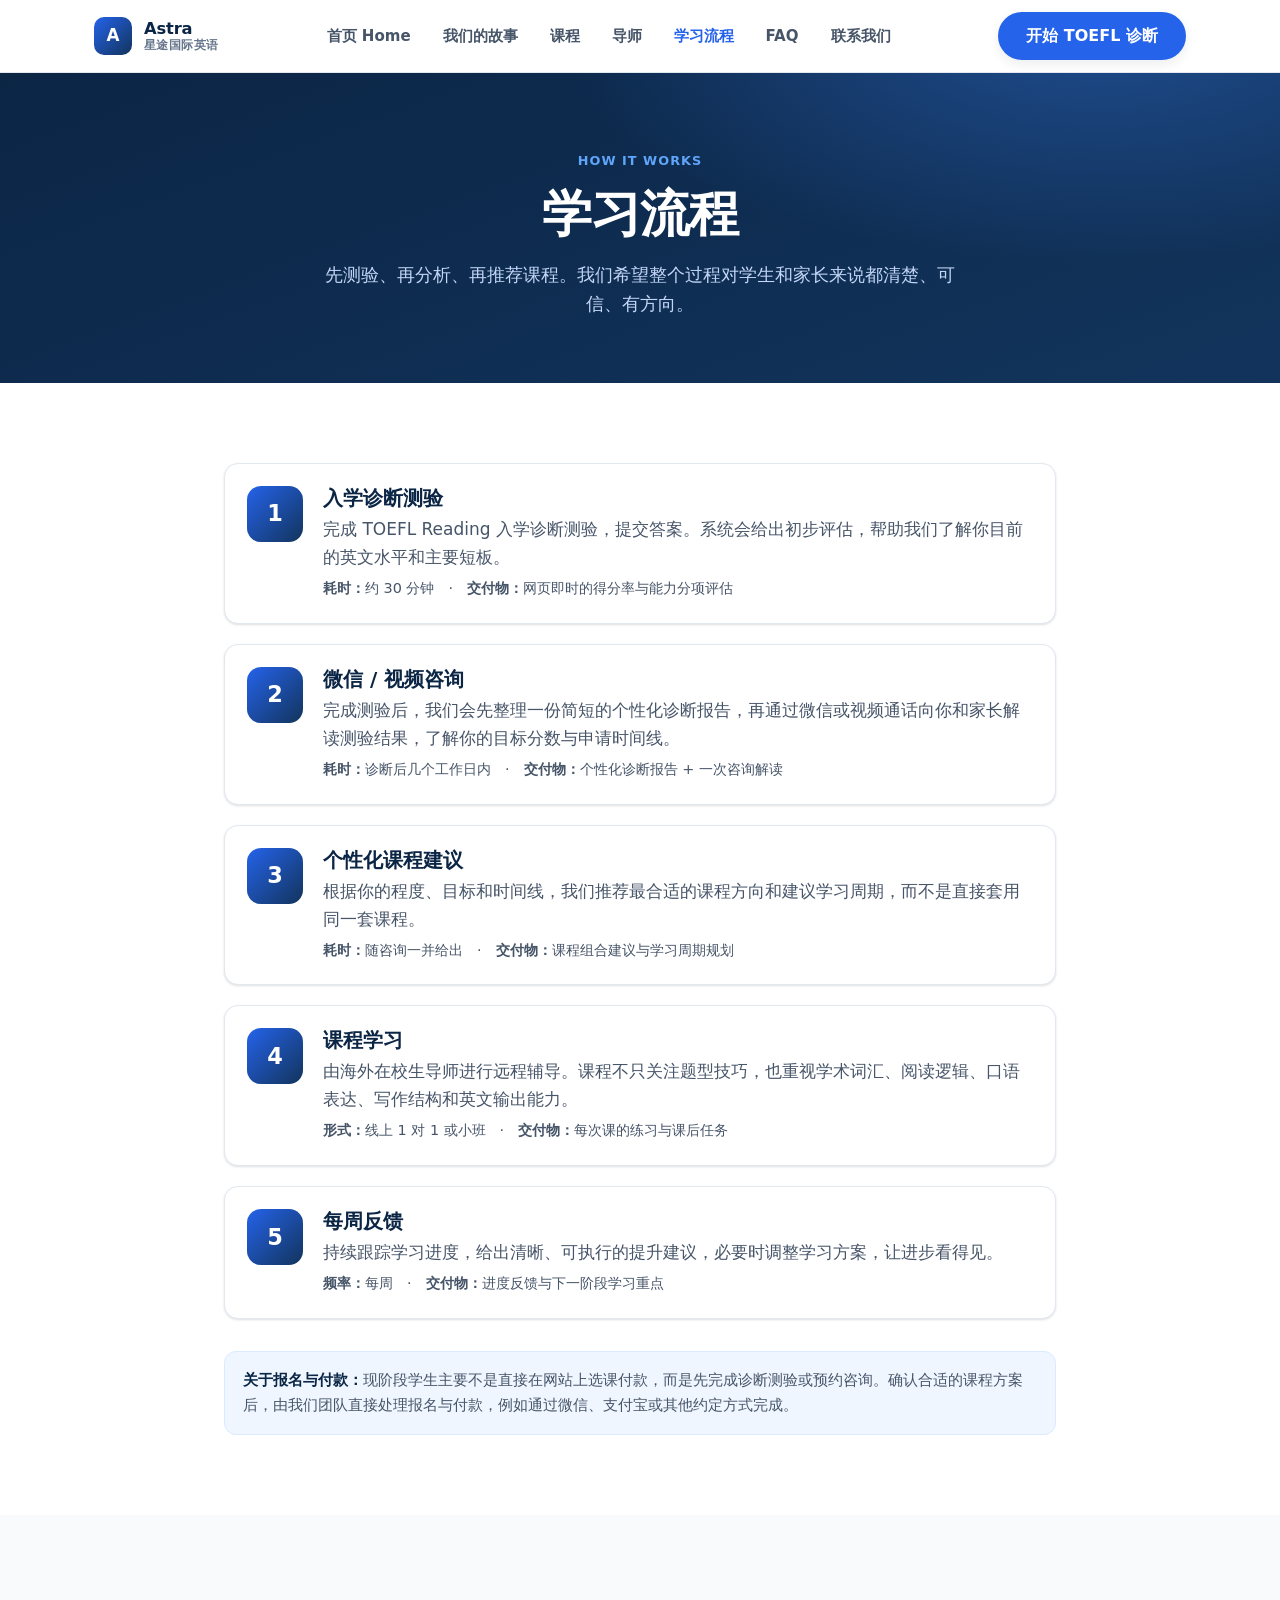
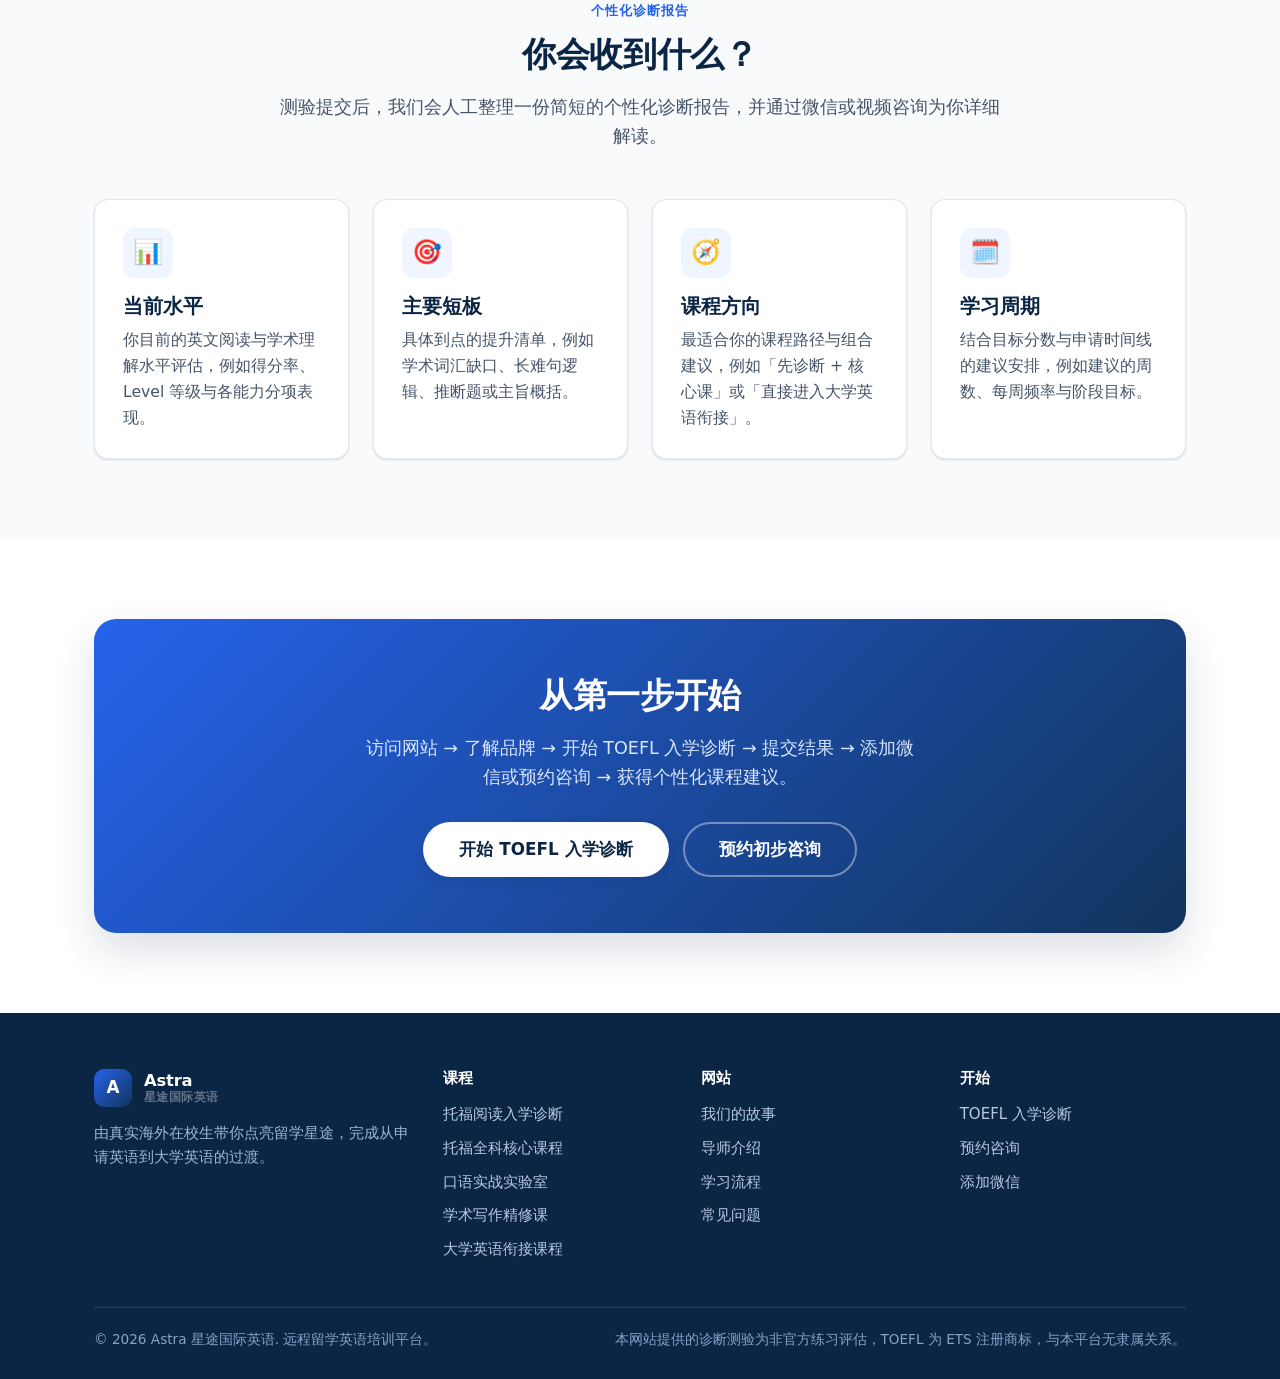
<file: how-it-works.html>
<!DOCTYPE html>
<html lang="zh-CN">
<head>
  <meta charset="UTF-8">
  <meta name="viewport" content="width=device-width, initial-scale=1.0">
  <title>学习流程 How It Works | Astra 星途国际英语</title>
  <meta name="description" content="Astra 星途国际英语学习流程：入学诊断测验 → 微信/视频咨询 → 个性化课程建议 → 课程学习 → 每周反馈。先测验、再分析、再推荐课程，每一步都有清晰的耗时与交付物。">
  <link rel="icon" href="data:image/svg+xml,%3Csvg xmlns='http://www.w3.org/2000/svg' viewBox='0 0 64 64'%3E%3Crect width='64' height='64' rx='14' fill='%232563eb'/%3E%3Ctext x='32' y='45' font-family='Arial,sans-serif' font-size='38' font-weight='bold' fill='white' text-anchor='middle'%3EA%3C/text%3E%3C/svg%3E">
  <link rel="stylesheet" href="css/styles.css">
</head>
<body>

  <header class="site-header">
    <div class="container nav">
      <a class="brand" href="index.html" aria-label="Astra 星途国际英语 首页">
        <span class="brand__mark" data-brand-mark>A</span>
        <span class="brand__text"><span class="brand__en" data-brand-en>Astra</span><span class="brand__cn" data-brand-cn>星途国际英语</span></span>
      </a>
      <nav aria-label="主导航">
        <ul class="nav__links">
          <li><a href="index.html">首页 Home</a></li>
          <li><a href="story.html">我们的故事</a></li>
          <li><a href="programs.html">课程</a></li>
          <li><a href="mentors.html">导师</a></li>
          <li><a href="how-it-works.html">学习流程</a></li>
          <li><a href="faq.html">FAQ</a></li>
          <li><a href="contact.html">联系我们</a></li>
        </ul>
      </nav>
      <div class="nav__cta"><a class="btn btn--primary" href="placement-test.html">开始 TOEFL 诊断</a></div>
      <button class="nav__toggle" aria-label="展开菜单" aria-expanded="false"><span></span><span></span><span></span></button>
    </div>
  </header>

  <main>
    <section class="page-hero">
      <div class="container">
        <span class="eyebrow">How It Works</span>
        <h1>学习流程</h1>
        <p>先测验、再分析、再推荐课程。我们希望整个过程对学生和家长来说都清楚、可信、有方向。</p>
      </div>
    </section>

    <section class="section">
      <div class="container" style="max-width:880px">
        <div class="steps">
          <div class="step">
            <div class="step__num"></div>
            <div>
              <h3>入学诊断测验</h3>
              <p>完成 TOEFL Reading 入学诊断测验，提交答案。系统会给出初步评估，帮助我们了解你目前的英文水平和主要短板。</p>
              <p class="muted" style="font-size:.9rem;margin-top:6px"><b>耗时：</b>约 30 分钟　·　<b>交付物：</b>网页即时的得分率与能力分项评估</p>
            </div>
          </div>
          <div class="step">
            <div class="step__num"></div>
            <div>
              <h3>微信 / 视频咨询</h3>
              <p>完成测验后，我们会先整理一份简短的个性化诊断报告，再通过微信或视频通话向你和家长解读测验结果，了解你的目标分数与申请时间线。</p>
              <p class="muted" style="font-size:.9rem;margin-top:6px"><b>耗时：</b>诊断后几个工作日内　·　<b>交付物：</b>个性化诊断报告 + 一次咨询解读</p>
            </div>
          </div>
          <div class="step">
            <div class="step__num"></div>
            <div>
              <h3>个性化课程建议</h3>
              <p>根据你的程度、目标和时间线，我们推荐最合适的课程方向和建议学习周期，而不是直接套用同一套课程。</p>
              <p class="muted" style="font-size:.9rem;margin-top:6px"><b>耗时：</b>随咨询一并给出　·　<b>交付物：</b>课程组合建议与学习周期规划</p>
            </div>
          </div>
          <div class="step">
            <div class="step__num"></div>
            <div>
              <h3>课程学习</h3>
              <p>由海外在校生导师进行远程辅导。课程不只关注题型技巧，也重视学术词汇、阅读逻辑、口语表达、写作结构和英文输出能力。</p>
              <p class="muted" style="font-size:.9rem;margin-top:6px"><b>形式：</b>线上 1 对 1 或小班　·　<b>交付物：</b>每次课的练习与课后任务</p>
            </div>
          </div>
          <div class="step">
            <div class="step__num"></div>
            <div>
              <h3>每周反馈</h3>
              <p>持续跟踪学习进度，给出清晰、可执行的提升建议，必要时调整学习方案，让进步看得见。</p>
              <p class="muted" style="font-size:.9rem;margin-top:6px"><b>频率：</b>每周　·　<b>交付物：</b>进度反馈与下一阶段学习重点</p>
            </div>
          </div>
        </div>

        <div class="notice" style="margin-top:32px">
          <strong>关于报名与付款：</strong>现阶段学生主要不是直接在网站上选课付款，而是先完成诊断测验或预约咨询。确认合适的课程方案后，由我们团队直接处理报名与付款，例如通过微信、支付宝或其他约定方式完成。
        </div>
      </div>
    </section>

    <section class="section section--tint">
      <div class="container">
        <div class="section-head">
          <span class="eyebrow">个性化诊断报告</span>
          <h2>你会收到什么？</h2>
          <p>测验提交后，我们会人工整理一份简短的个性化诊断报告，并通过微信或视频咨询为你详细解读。</p>
        </div>
        <div class="grid grid--4">
          <div class="card"><div class="card__icon">📊</div><h3>当前水平</h3><p>你目前的英文阅读与学术理解水平评估，例如得分率、Level 等级与各能力分项表现。</p></div>
          <div class="card"><div class="card__icon">🎯</div><h3>主要短板</h3><p>具体到点的提升清单，例如学术词汇缺口、长难句逻辑、推断题或主旨概括。</p></div>
          <div class="card"><div class="card__icon">🧭</div><h3>课程方向</h3><p>最适合你的课程路径与组合建议，例如「先诊断 + 核心课」或「直接进入大学英语衔接」。</p></div>
          <div class="card"><div class="card__icon">🗓️</div><h3>学习周期</h3><p>结合目标分数与申请时间线的建议安排，例如建议的周数、每周频率与阶段目标。</p></div>
        </div>
      </div>
    </section>

    <section class="section">
      <div class="container">
        <div class="cta-band">
          <h2>从第一步开始</h2>
          <p>访问网站 → 了解品牌 → 开始 TOEFL 入学诊断 → 提交结果 → 添加微信或预约咨询 → 获得个性化课程建议。</p>
          <div class="hero__actions">
            <a class="btn btn--light btn--lg" href="placement-test.html">开始 TOEFL 入学诊断</a>
            <a class="btn btn--ghost-light btn--lg" href="contact.html#book">预约初步咨询</a>
          </div>
        </div>
      </div>
    </section>
  </main>

  <footer class="site-footer">
    <div class="container">
      <div class="footer-grid">
        <div class="footer-brand">
          <a class="brand" href="index.html"><span class="brand__mark" data-brand-mark>A</span><span class="brand__text"><span class="brand__en" data-brand-en>Astra</span><span class="brand__cn" data-brand-cn>星途国际英语</span></span></a>
          <p data-tagline>由真实海外在校生带你点亮留学星途，完成从申请英语到大学英语的过渡。</p>
        </div>
        <div><h4>课程</h4><ul class="footer-links"><li><a href="programs.html">托福阅读入学诊断</a></li><li><a href="programs.html">托福全科核心课程</a></li><li><a href="programs.html">口语实战实验室</a></li><li><a href="programs.html">学术写作精修课</a></li><li><a href="programs.html">大学英语衔接课程</a></li></ul></div>
        <div><h4>网站</h4><ul class="footer-links"><li><a href="story.html">我们的故事</a></li><li><a href="mentors.html">导师介绍</a></li><li><a href="how-it-works.html">学习流程</a></li><li><a href="faq.html">常见问题</a></li></ul></div>
        <div><h4>开始</h4><ul class="footer-links"><li><a href="placement-test.html">TOEFL 入学诊断</a></li><li><a href="contact.html#book">预约咨询</a></li><li><a href="contact.html">添加微信</a></li></ul></div>
      </div>
      <div class="footer-bottom">
        <span>© <span data-year>2026</span> Astra 星途国际英语. 远程留学英语培训平台。</span>
        <span>本网站提供的诊断测验为非官方练习评估，TOEFL 为 ETS 注册商标，与本平台无隶属关系。</span>
      </div>
    </div>
  </footer>

  <script src="js/config.js"></script>
  <script src="js/main.js"></script>
</body>
</html>
</file>
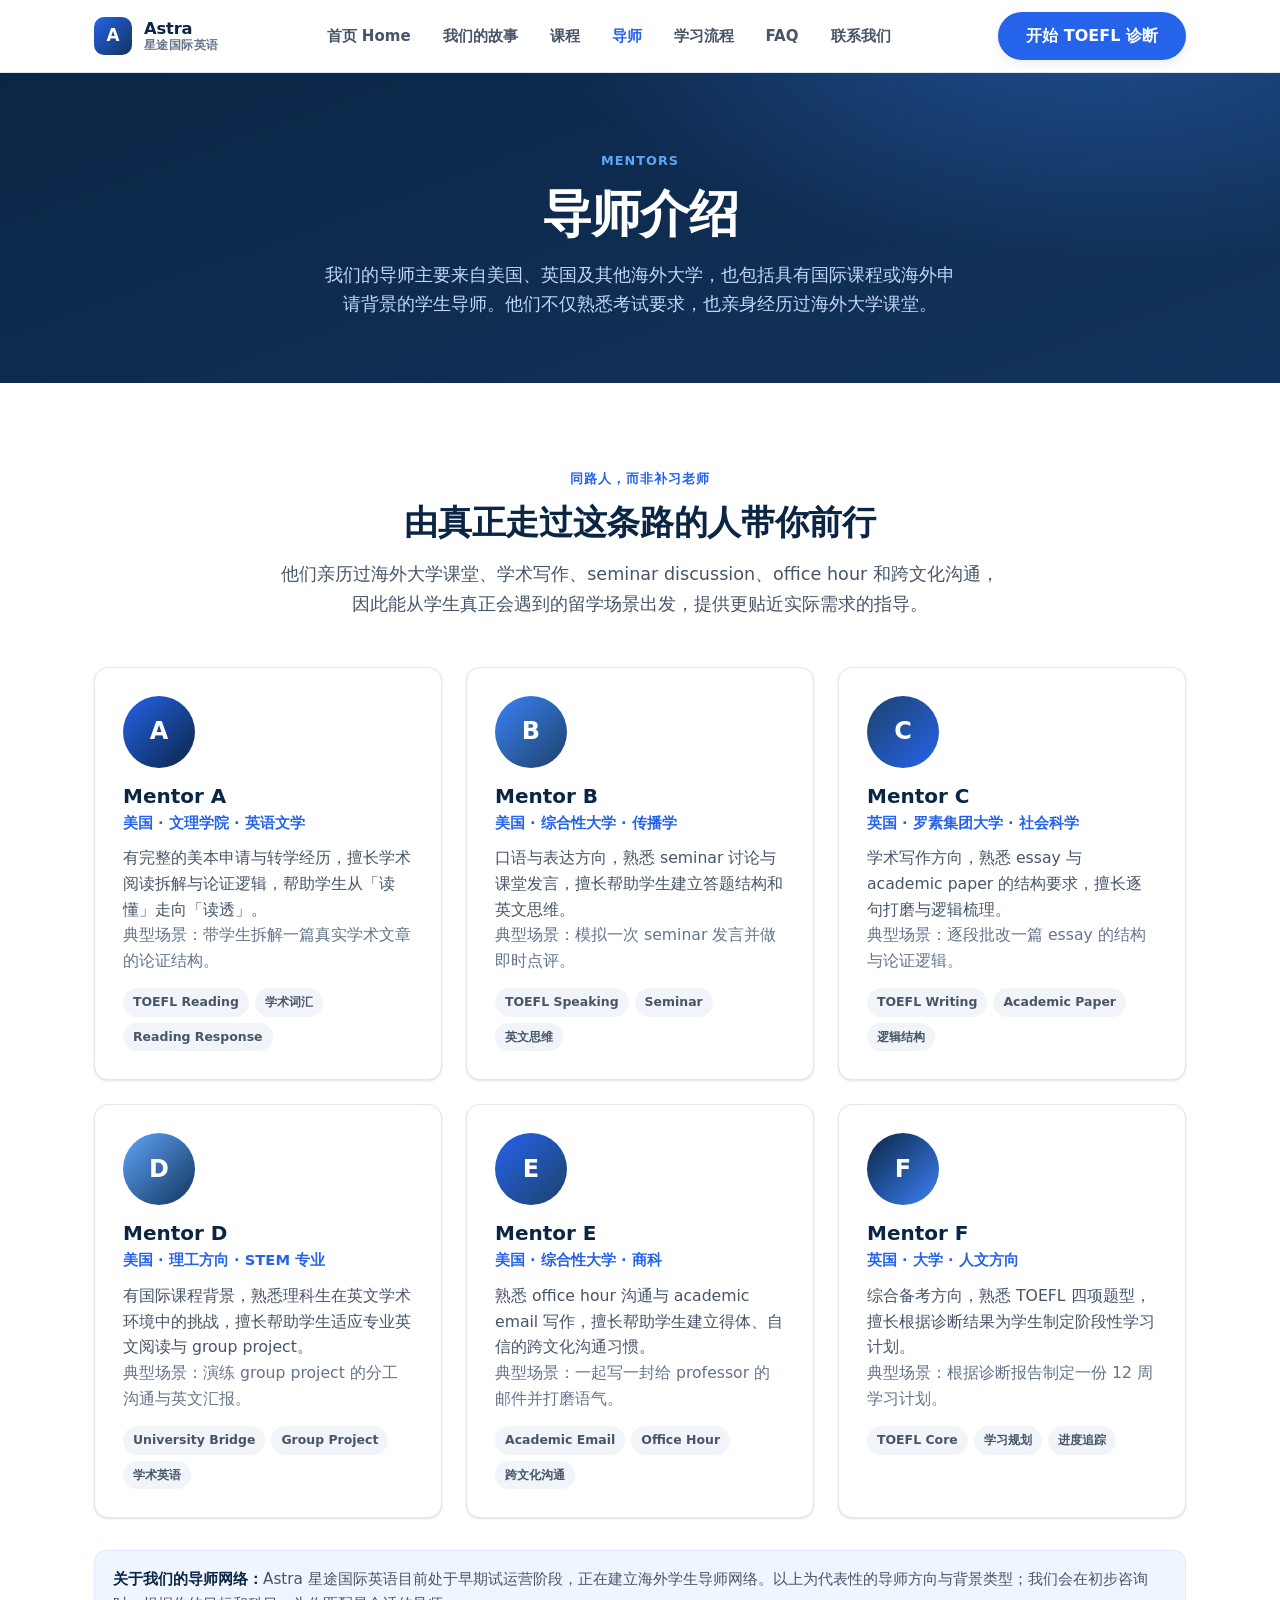
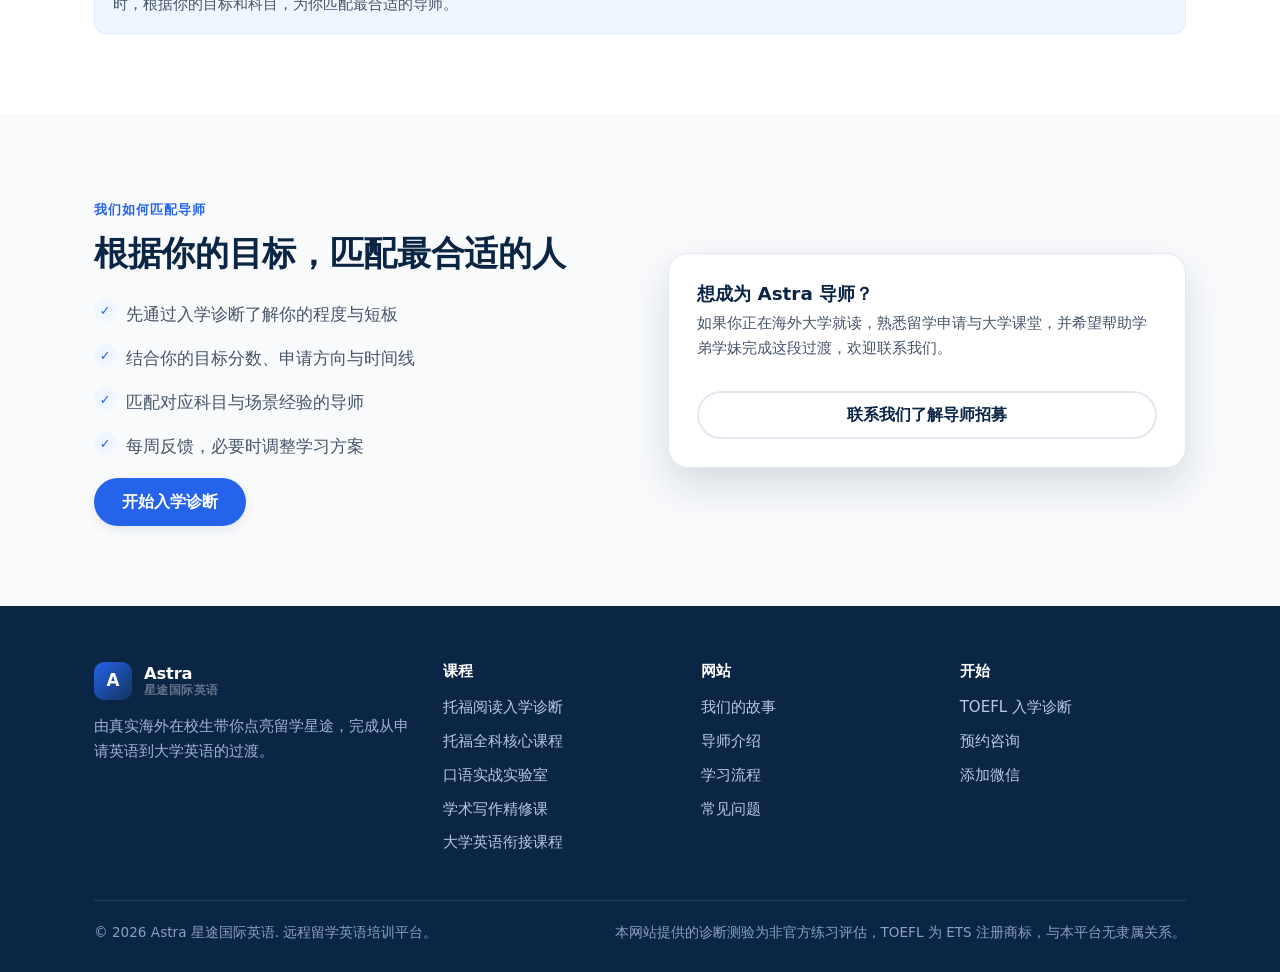
<file: mentors.html>
<!DOCTYPE html>
<html lang="zh-CN">
<head>
  <meta charset="UTF-8">
  <meta name="viewport" content="width=device-width, initial-scale=1.0">
  <title>导师介绍 Mentors | Astra 星途国际英语</title>
  <meta name="description" content="Astra 星途国际英语的导师主要来自美国、英国及其他海外大学，亲历过海外课堂、学术写作、seminar 讨论与 office hour，能从真实留学场景出发提供指导。">
  <link rel="icon" href="data:image/svg+xml,%3Csvg xmlns='http://www.w3.org/2000/svg' viewBox='0 0 64 64'%3E%3Crect width='64' height='64' rx='14' fill='%232563eb'/%3E%3Ctext x='32' y='45' font-family='Arial,sans-serif' font-size='38' font-weight='bold' fill='white' text-anchor='middle'%3EA%3C/text%3E%3C/svg%3E">
  <link rel="stylesheet" href="css/styles.css">
</head>
<body>

  <header class="site-header">
    <div class="container nav">
      <a class="brand" href="index.html" aria-label="Astra 星途国际英语 首页">
        <span class="brand__mark" data-brand-mark>A</span>
        <span class="brand__text"><span class="brand__en" data-brand-en>Astra</span><span class="brand__cn" data-brand-cn>星途国际英语</span></span>
      </a>
      <nav aria-label="主导航">
        <ul class="nav__links">
          <li><a href="index.html">首页 Home</a></li>
          <li><a href="story.html">我们的故事</a></li>
          <li><a href="programs.html">课程</a></li>
          <li><a href="mentors.html">导师</a></li>
          <li><a href="how-it-works.html">学习流程</a></li>
          <li><a href="faq.html">FAQ</a></li>
          <li><a href="contact.html">联系我们</a></li>
        </ul>
      </nav>
      <div class="nav__cta"><a class="btn btn--primary" href="placement-test.html">开始 TOEFL 诊断</a></div>
      <button class="nav__toggle" aria-label="展开菜单" aria-expanded="false"><span></span><span></span><span></span></button>
    </div>
  </header>

  <main>
    <section class="page-hero">
      <div class="container">
        <span class="eyebrow">Mentors</span>
        <h1>导师介绍</h1>
        <p>我们的导师主要来自美国、英国及其他海外大学，也包括具有国际课程或海外申请背景的学生导师。他们不仅熟悉考试要求，也亲身经历过海外大学课堂。</p>
      </div>
    </section>

    <section class="section">
      <div class="container">
        <div class="section-head">
          <span class="eyebrow">同路人，而非补习老师</span>
          <h2>由真正走过这条路的人带你前行</h2>
          <p>他们亲历过海外大学课堂、学术写作、seminar discussion、office hour 和跨文化沟通，因此能从学生真正会遇到的留学场景出发，提供更贴近实际需求的指导。</p>
        </div>

        <div class="grid grid--3">
          <article class="card mentor">
            <div class="mentor__avatar" style="background:linear-gradient(135deg,#2563eb,#0b2545)">A</div>
            <h3>Mentor A</h3>
            <div class="mentor__school">美国 · 文理学院 · 英语文学</div>
            <p>有完整的美本申请与转学经历，擅长学术阅读拆解与论证逻辑，帮助学生从「读懂」走向「读透」。<br><span class="muted">典型场景：带学生拆解一篇真实学术文章的论证结构。</span></p>
            <div class="mentor__tags"><span class="tag">TOEFL Reading</span><span class="tag">学术词汇</span><span class="tag">Reading Response</span></div>
          </article>

          <article class="card mentor">
            <div class="mentor__avatar" style="background:linear-gradient(135deg,#3b82f6,#1d426b)">B</div>
            <h3>Mentor B</h3>
            <div class="mentor__school">美国 · 综合性大学 · 传播学</div>
            <p>口语与表达方向，熟悉 seminar 讨论与课堂发言，擅长帮助学生建立答题结构和英文思维。<br><span class="muted">典型场景：模拟一次 seminar 发言并做即时点评。</span></p>
            <div class="mentor__tags"><span class="tag">TOEFL Speaking</span><span class="tag">Seminar</span><span class="tag">英文思维</span></div>
          </article>

          <article class="card mentor">
            <div class="mentor__avatar" style="background:linear-gradient(135deg,#1d426b,#2563eb)">C</div>
            <h3>Mentor C</h3>
            <div class="mentor__school">英国 · 罗素集团大学 · 社会科学</div>
            <p>学术写作方向，熟悉 essay 与 academic paper 的结构要求，擅长逐句打磨与逻辑梳理。<br><span class="muted">典型场景：逐段批改一篇 essay 的结构与论证逻辑。</span></p>
            <div class="mentor__tags"><span class="tag">TOEFL Writing</span><span class="tag">Academic Paper</span><span class="tag">逻辑结构</span></div>
          </article>

          <article class="card mentor">
            <div class="mentor__avatar" style="background:linear-gradient(135deg,#60a5fa,#12345c)">D</div>
            <h3>Mentor D</h3>
            <div class="mentor__school">美国 · 理工方向 · STEM 专业</div>
            <p>有国际课程背景，熟悉理科生在英文学术环境中的挑战，擅长帮助学生适应专业英文阅读与 group project。<br><span class="muted">典型场景：演练 group project 的分工沟通与英文汇报。</span></p>
            <div class="mentor__tags"><span class="tag">University Bridge</span><span class="tag">Group Project</span><span class="tag">学术英语</span></div>
          </article>

          <article class="card mentor">
            <div class="mentor__avatar" style="background:linear-gradient(135deg,#2563eb,#1d426b)">E</div>
            <h3>Mentor E</h3>
            <div class="mentor__school">美国 · 综合性大学 · 商科</div>
            <p>熟悉 office hour 沟通与 academic email 写作，擅长帮助学生建立得体、自信的跨文化沟通习惯。<br><span class="muted">典型场景：一起写一封给 professor 的邮件并打磨语气。</span></p>
            <div class="mentor__tags"><span class="tag">Academic Email</span><span class="tag">Office Hour</span><span class="tag">跨文化沟通</span></div>
          </article>

          <article class="card mentor">
            <div class="mentor__avatar" style="background:linear-gradient(135deg,#0b2545,#3b82f6)">F</div>
            <h3>Mentor F</h3>
            <div class="mentor__school">英国 · 大学 · 人文方向</div>
            <p>综合备考方向，熟悉 TOEFL 四项题型，擅长根据诊断结果为学生制定阶段性学习计划。<br><span class="muted">典型场景：根据诊断报告制定一份 12 周学习计划。</span></p>
            <div class="mentor__tags"><span class="tag">TOEFL Core</span><span class="tag">学习规划</span><span class="tag">进度追踪</span></div>
          </article>
        </div>

        <div class="notice" style="margin-top:32px">
          <strong>关于我们的导师网络：</strong>Astra 星途国际英语目前处于早期试运营阶段，正在建立海外学生导师网络。以上为代表性的导师方向与背景类型；我们会在初步咨询时，根据你的目标和科目，为你匹配最合适的导师。
        </div>
      </div>
    </section>

    <section class="section section--tint">
      <div class="container">
        <div class="split">
          <div>
            <span class="eyebrow">我们如何匹配导师</span>
            <h2>根据你的目标，匹配最合适的人</h2>
            <ul class="checklist">
              <li>先通过入学诊断了解你的程度与短板</li>
              <li>结合你的目标分数、申请方向与时间线</li>
              <li>匹配对应科目与场景经验的导师</li>
              <li>每周反馈，必要时调整学习方案</li>
            </ul>
            <a class="btn btn--primary" href="placement-test.html" style="margin-top:10px">开始入学诊断</a>
          </div>
          <div class="hero__card" style="background:#fff;border-color:var(--line);color:var(--ink)">
            <h3 style="color:var(--navy-900)">想成为 Astra 导师？</h3>
            <p style="color:var(--ink-soft)">如果你正在海外大学就读，熟悉留学申请与大学课堂，并希望帮助学弟学妹完成这段过渡，欢迎联系我们。</p>
            <a class="btn btn--ghost btn--block" href="contact.html" style="margin-top:10px">联系我们了解导师招募</a>
          </div>
        </div>
      </div>
    </section>
  </main>

  <footer class="site-footer">
    <div class="container">
      <div class="footer-grid">
        <div class="footer-brand">
          <a class="brand" href="index.html"><span class="brand__mark" data-brand-mark>A</span><span class="brand__text"><span class="brand__en" data-brand-en>Astra</span><span class="brand__cn" data-brand-cn>星途国际英语</span></span></a>
          <p data-tagline>由真实海外在校生带你点亮留学星途，完成从申请英语到大学英语的过渡。</p>
        </div>
        <div><h4>课程</h4><ul class="footer-links"><li><a href="programs.html">托福阅读入学诊断</a></li><li><a href="programs.html">托福全科核心课程</a></li><li><a href="programs.html">口语实战实验室</a></li><li><a href="programs.html">学术写作精修课</a></li><li><a href="programs.html">大学英语衔接课程</a></li></ul></div>
        <div><h4>网站</h4><ul class="footer-links"><li><a href="story.html">我们的故事</a></li><li><a href="mentors.html">导师介绍</a></li><li><a href="how-it-works.html">学习流程</a></li><li><a href="faq.html">常见问题</a></li></ul></div>
        <div><h4>开始</h4><ul class="footer-links"><li><a href="placement-test.html">TOEFL 入学诊断</a></li><li><a href="contact.html#book">预约咨询</a></li><li><a href="contact.html">添加微信</a></li></ul></div>
      </div>
      <div class="footer-bottom">
        <span>© <span data-year>2026</span> Astra 星途国际英语. 远程留学英语培训平台。</span>
        <span>本网站提供的诊断测验为非官方练习评估，TOEFL 为 ETS 注册商标，与本平台无隶属关系。</span>
      </div>
    </div>
  </footer>

  <script src="js/config.js"></script>
  <script src="js/main.js"></script>
</body>
</html>
</file>
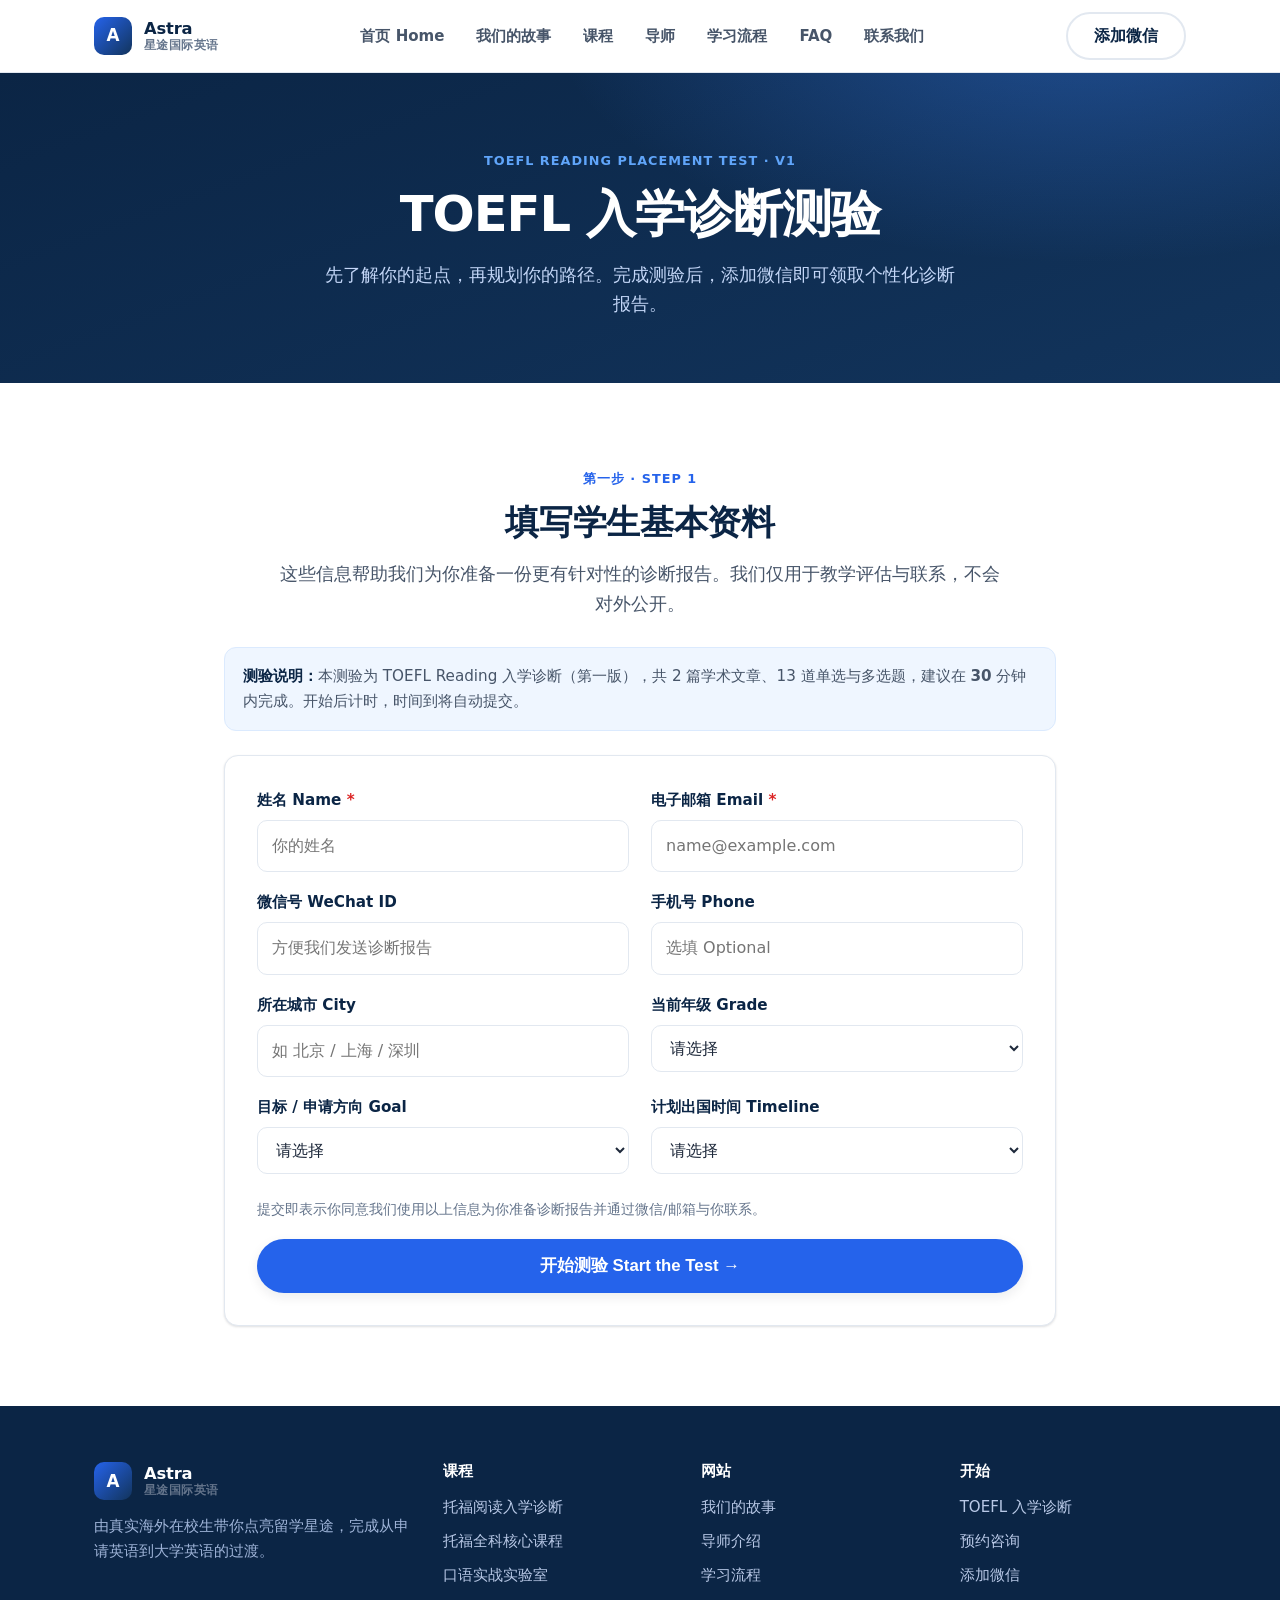
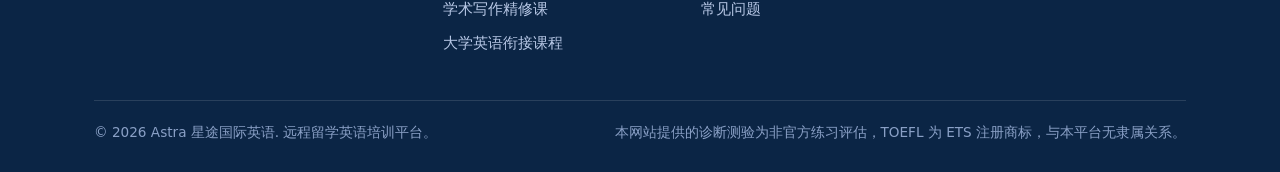
<file: placement-test.html>
<!DOCTYPE html>
<html lang="zh-CN">
<head>
  <meta charset="UTF-8">
  <meta name="viewport" content="width=device-width, initial-scale=1.0">
  <title>TOEFL 入学诊断测验 | Astra 星途国际英语</title>
  <meta name="description" content="完成 Astra 星途国际英语的 TOEFL Reading 入学诊断测验：填写基本资料、限时作答、提交答案并获得初步评估，随后添加微信领取个性化诊断报告。">
  <link rel="icon" href="data:image/svg+xml,%3Csvg xmlns='http://www.w3.org/2000/svg' viewBox='0 0 64 64'%3E%3Crect width='64' height='64' rx='14' fill='%232563eb'/%3E%3Ctext x='32' y='45' font-family='Arial,sans-serif' font-size='38' font-weight='bold' fill='white' text-anchor='middle'%3EA%3C/text%3E%3C/svg%3E">
  <link rel="stylesheet" href="css/styles.css">
</head>
<body>

  <header class="site-header">
    <div class="container nav">
      <a class="brand" href="index.html" aria-label="Astra 星途国际英语 首页">
        <span class="brand__mark" data-brand-mark>A</span>
        <span class="brand__text"><span class="brand__en" data-brand-en>Astra</span><span class="brand__cn" data-brand-cn>星途国际英语</span></span>
      </a>
      <nav aria-label="主导航">
        <ul class="nav__links">
          <li><a href="index.html">首页 Home</a></li>
          <li><a href="story.html">我们的故事</a></li>
          <li><a href="programs.html">课程</a></li>
          <li><a href="mentors.html">导师</a></li>
          <li><a href="how-it-works.html">学习流程</a></li>
          <li><a href="faq.html">FAQ</a></li>
          <li><a href="contact.html">联系我们</a></li>
        </ul>
      </nav>
      <div class="nav__cta"><a class="btn btn--ghost" href="contact.html">添加微信</a></div>
      <button class="nav__toggle" aria-label="展开菜单" aria-expanded="false"><span></span><span></span><span></span></button>
    </div>
  </header>

  <main>
    <section class="page-hero">
      <div class="container">
        <span class="eyebrow">TOEFL Reading Placement Test · v1</span>
        <h1>TOEFL 入学诊断测验</h1>
        <p>先了解你的起点，再规划你的路径。完成测验后，添加微信即可领取个性化诊断报告。</p>
      </div>
    </section>

    <!-- STEP 1: Student info -->
    <section class="section" id="step-info">
      <div class="container test-shell">
        <div class="section-head" style="margin-bottom:28px">
          <span class="eyebrow">第一步 · Step 1</span>
          <h2>填写学生基本资料</h2>
          <p>这些信息帮助我们为你准备一份更有针对性的诊断报告。我们仅用于教学评估与联系，不会对外公开。</p>
        </div>

        <div class="notice" style="margin-bottom:24px">
          <strong>测验说明：</strong>本测验为 TOEFL Reading 入学诊断（第一版），共 2 篇学术文章、13 道单选与多选题，建议在 <b id="duration-label">30</b> 分钟内完成。开始后计时，时间到将自动提交。
        </div>

        <form class="form-card" id="info-form" novalidate>
          <div class="form-grid">
            <div class="field">
              <label>姓名 Name <span class="req">*</span></label>
              <input type="text" name="name" required placeholder="你的姓名">
              <div class="field__err">请填写姓名 Please enter your name</div>
            </div>
            <div class="field">
              <label>电子邮箱 Email <span class="req">*</span></label>
              <input type="email" name="email" required placeholder="name@example.com">
              <div class="field__err">请填写有效邮箱 Please enter a valid email</div>
            </div>
            <div class="field">
              <label>微信号 WeChat ID</label>
              <input type="text" name="wechat" placeholder="方便我们发送诊断报告">
            </div>
            <div class="field">
              <label>手机号 Phone</label>
              <input type="text" name="phone" placeholder="选填 Optional">
            </div>
            <div class="field">
              <label>所在城市 City</label>
              <input type="text" name="city" placeholder="如 北京 / 上海 / 深圳">
            </div>
            <div class="field">
              <label>当前年级 Grade</label>
              <select name="grade">
                <option value="">请选择</option>
                <option>初中 Middle school</option>
                <option>高一 Grade 10</option>
                <option>高二 Grade 11</option>
                <option>高三 Grade 12</option>
                <option>国际课程 / 海外高中</option>
                <option>本科在读 / 准备转学</option>
                <option>准备研究生申请</option>
                <option>其他 Other</option>
              </select>
            </div>
            <div class="field">
              <label>目标 / 申请方向 Goal</label>
              <select name="goal">
                <option value="">请选择</option>
                <option>本科申请 Undergraduate</option>
                <option>转学 Transfer</option>
                <option>研究生申请 Graduate</option>
                <option>国际课程英语 International curriculum</option>
                <option>提升大学英语能力</option>
                <option>其他 Other</option>
              </select>
            </div>
            <div class="field">
              <label>计划出国时间 Timeline</label>
              <select name="timeline">
                <option value="">请选择</option>
                <option>3 个月内</option>
                <option>6 个月内</option>
                <option>1 年内</option>
                <option>1 年以上</option>
                <option>还在规划中</option>
              </select>
            </div>
          </div>
          <p class="muted" style="font-size:.85rem;margin:6px 0 18px">提交即表示你同意我们使用以上信息为你准备诊断报告并通过微信/邮箱与你联系。</p>
          <button type="submit" class="btn btn--primary btn--lg btn--block">开始测验 Start the Test →</button>
        </form>
      </div>
    </section>

    <!-- STEP 2: Test -->
    <section class="section hide" id="step-test">
      <div class="container test-shell">
        <div class="test-bar">
          <div class="test-bar__progress">
            <div class="progressbar"><span id="progress-fill"></span></div>
            <div class="muted" style="font-size:.82rem;margin-top:6px" id="progress-text">0 / 13 answered</div>
          </div>
          <div class="timer" id="timer"><span class="timer__dot" id="timer-dot"></span>剩余 <span id="timer-label">30:00</span></div>
        </div>

        <div class="notice" style="margin-bottom:20px">
          阅读下面的文章并回答问题。单选题请选择 <b>一个</b> 最佳答案；标注「Select 2 answers」的多选题请选择 <b>两个</b>答案。
        </div>

        <form id="test-form">
          <div id="passages"><!-- rendered by JS --></div>
          <div class="test-actions">
            <span class="muted" style="font-size:.9rem;align-self:center">完成后请点击提交。提交后将无法修改答案。</span>
            <button type="button" class="btn btn--primary btn--lg" id="submit-test">提交答案 Submit Answers</button>
          </div>
        </form>
      </div>
    </section>

    <!-- STEP 3: Result -->
    <section class="section hide" id="step-result">
      <div class="container test-shell">
        <div id="result-body"><!-- rendered by JS --></div>
      </div>
    </section>
  </main>

  <footer class="site-footer">
    <div class="container">
      <div class="footer-grid">
        <div class="footer-brand">
          <a class="brand" href="index.html"><span class="brand__mark" data-brand-mark>A</span><span class="brand__text"><span class="brand__en" data-brand-en>Astra</span><span class="brand__cn" data-brand-cn>星途国际英语</span></span></a>
          <p data-tagline>由真实海外在校生带你点亮留学星途，完成从申请英语到大学英语的过渡。</p>
        </div>
        <div><h4>课程</h4><ul class="footer-links"><li><a href="programs.html">托福阅读入学诊断</a></li><li><a href="programs.html">托福全科核心课程</a></li><li><a href="programs.html">口语实战实验室</a></li><li><a href="programs.html">学术写作精修课</a></li><li><a href="programs.html">大学英语衔接课程</a></li></ul></div>
        <div><h4>网站</h4><ul class="footer-links"><li><a href="story.html">我们的故事</a></li><li><a href="mentors.html">导师介绍</a></li><li><a href="how-it-works.html">学习流程</a></li><li><a href="faq.html">常见问题</a></li></ul></div>
        <div><h4>开始</h4><ul class="footer-links"><li><a href="placement-test.html">TOEFL 入学诊断</a></li><li><a href="contact.html#book">预约咨询</a></li><li><a href="contact.html">添加微信</a></li></ul></div>
      </div>
      <div class="footer-bottom">
        <span>© <span data-year>2026</span> Astra 星途国际英语. 远程留学英语培训平台。</span>
        <span>本网站提供的诊断测验为非官方练习评估，TOEFL 为 ETS 注册商标，与本平台无隶属关系。</span>
      </div>
    </div>
  </footer>

  <script src="js/config.js"></script>
  <script src="js/submissions.js"></script>
  <script src="js/test-data.js"></script>
  <script src="js/placement-test.js"></script>
  <script src="js/main.js"></script>
</body>
</html>
</file>
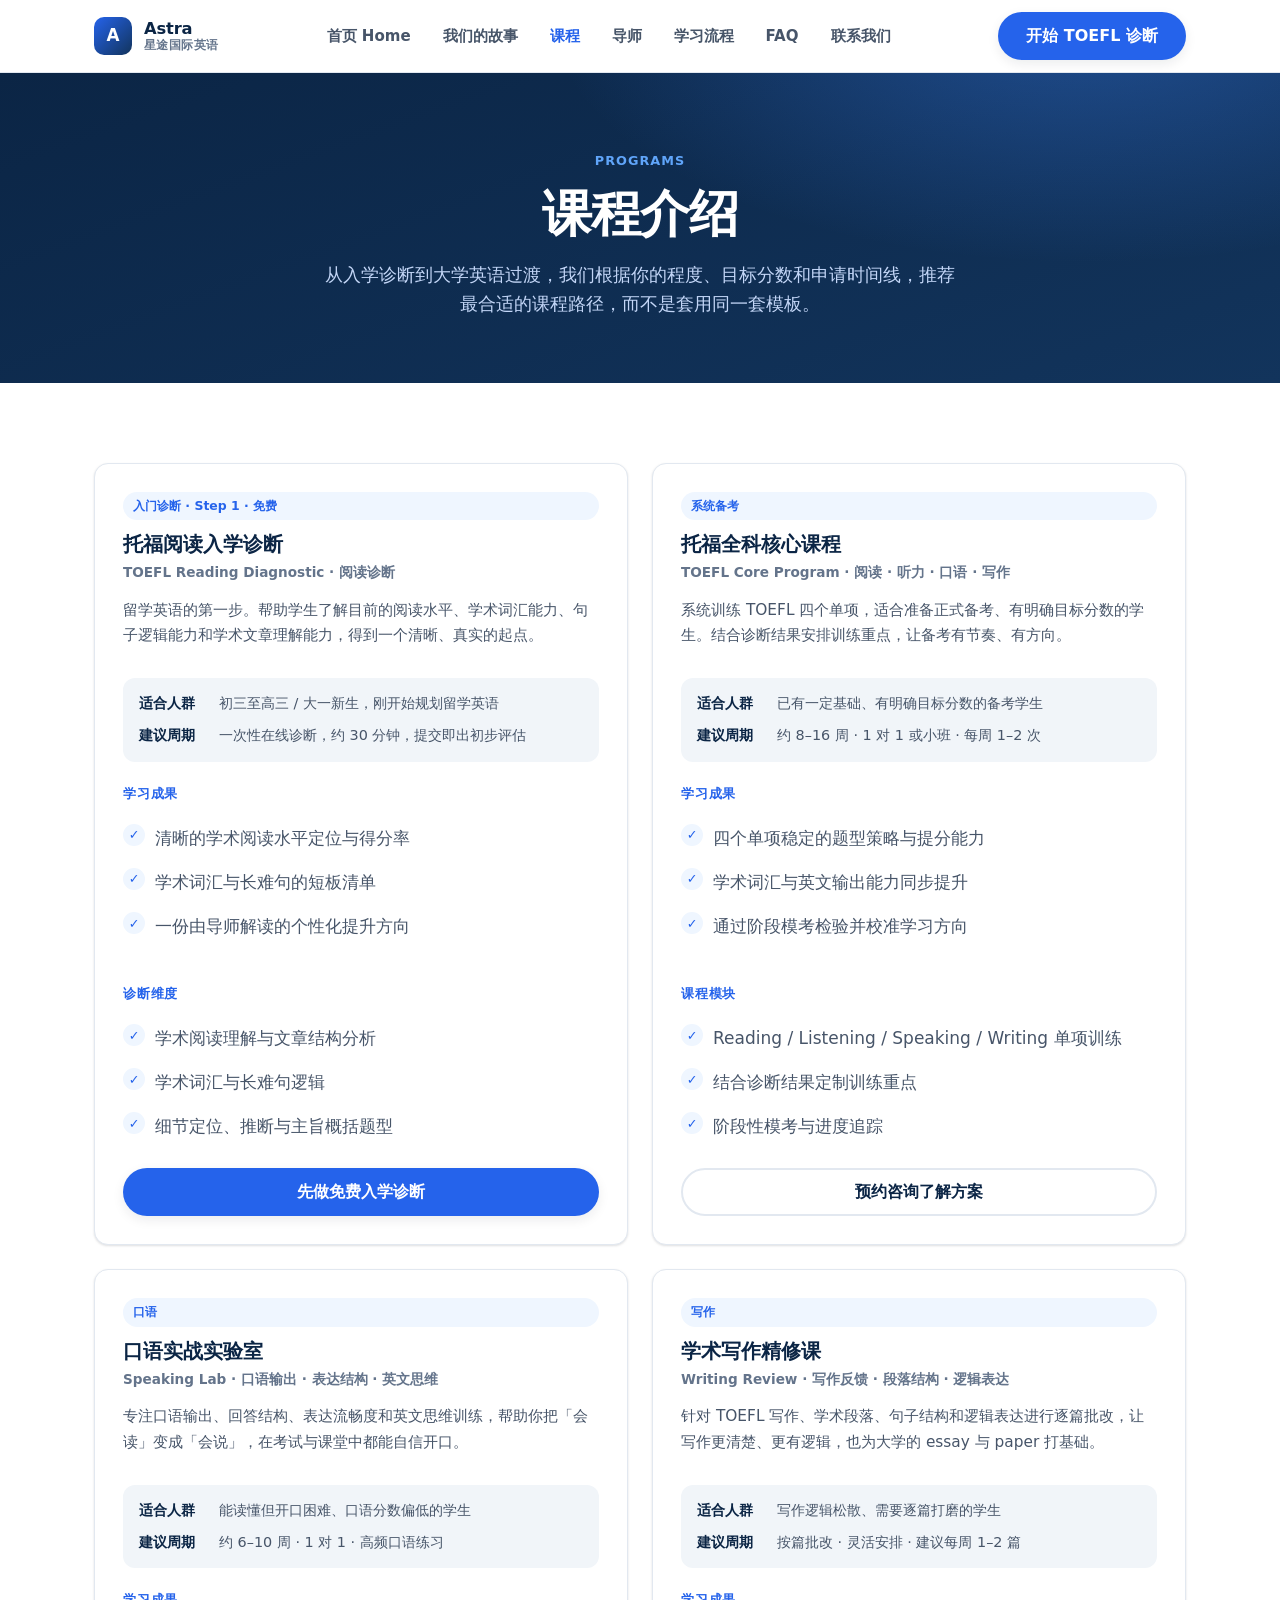
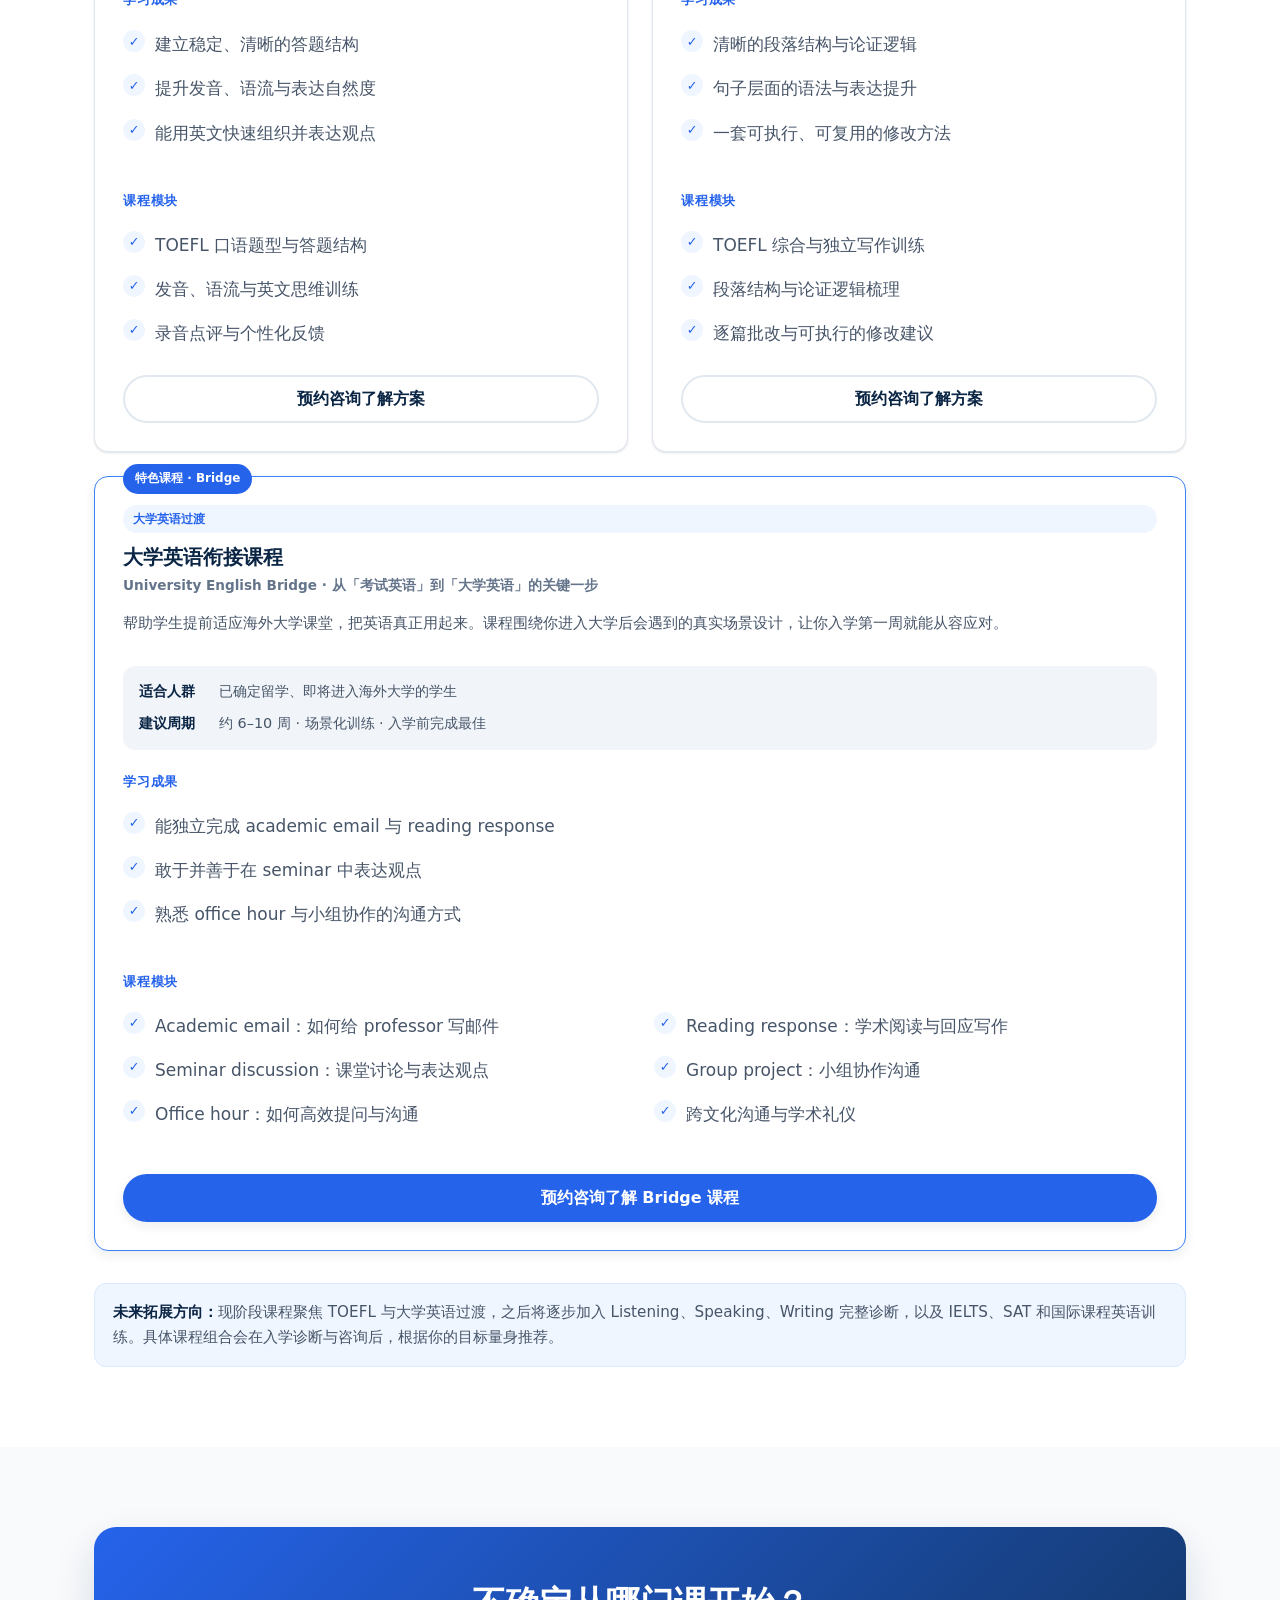
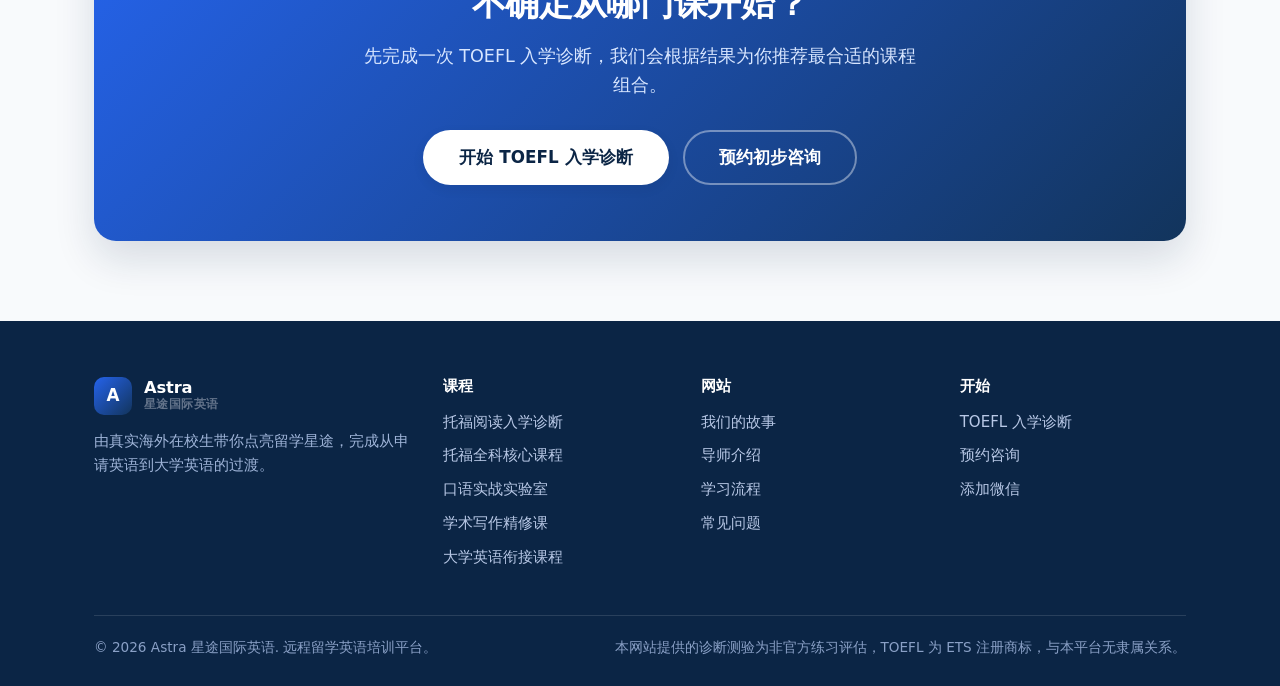
<file: programs.html>
<!DOCTYPE html>
<html lang="zh-CN">
<head>
  <meta charset="UTF-8">
  <meta name="viewport" content="width=device-width, initial-scale=1.0">
  <title>课程介绍 Programs | Astra 星途国际英语</title>
  <meta name="description" content="Astra 星途国际英语课程方向：托福阅读入学诊断、托福全科核心课程、口语实战实验室、学术写作精修课与大学英语衔接课程，含适合人群、建议周期与学习成果，帮助学生从托福过渡到大学英语。">
  <link rel="icon" href="data:image/svg+xml,%3Csvg xmlns='http://www.w3.org/2000/svg' viewBox='0 0 64 64'%3E%3Crect width='64' height='64' rx='14' fill='%232563eb'/%3E%3Ctext x='32' y='45' font-family='Arial,sans-serif' font-size='38' font-weight='bold' fill='white' text-anchor='middle'%3EA%3C/text%3E%3C/svg%3E">
  <link rel="stylesheet" href="css/styles.css">
</head>
<body>

  <header class="site-header">
    <div class="container nav">
      <a class="brand" href="index.html" aria-label="Astra 星途国际英语 首页">
        <span class="brand__mark" data-brand-mark>A</span>
        <span class="brand__text"><span class="brand__en" data-brand-en>Astra</span><span class="brand__cn" data-brand-cn>星途国际英语</span></span>
      </a>
      <nav aria-label="主导航">
        <ul class="nav__links">
          <li><a href="index.html">首页 Home</a></li>
          <li><a href="story.html">我们的故事</a></li>
          <li><a href="programs.html">课程</a></li>
          <li><a href="mentors.html">导师</a></li>
          <li><a href="how-it-works.html">学习流程</a></li>
          <li><a href="faq.html">FAQ</a></li>
          <li><a href="contact.html">联系我们</a></li>
        </ul>
      </nav>
      <div class="nav__cta"><a class="btn btn--primary" href="placement-test.html">开始 TOEFL 诊断</a></div>
      <button class="nav__toggle" aria-label="展开菜单" aria-expanded="false"><span></span><span></span><span></span></button>
    </div>
  </header>

  <main>
    <section class="page-hero">
      <div class="container">
        <span class="eyebrow">Programs</span>
        <h1>课程介绍</h1>
        <p>从入学诊断到大学英语过渡，我们根据你的程度、目标分数和申请时间线，推荐最合适的课程路径，而不是套用同一套模板。</p>
      </div>
    </section>

    <section class="section">
      <div class="container">
        <div class="grid grid--2">
          <div class="program">
            <span class="card__tag">入门诊断 · Step 1 · 免费</span>
            <h3>托福阅读入学诊断</h3>
            <div class="program__meta">TOEFL Reading Diagnostic · 阅读诊断</div>
            <p>留学英语的第一步。帮助学生了解目前的阅读水平、学术词汇能力、句子逻辑能力和学术文章理解能力，得到一个清晰、真实的起点。</p>
            <div class="program__facts">
              <div><b>适合人群</b><span>初三至高三 / 大一新生，刚开始规划留学英语</span></div>
              <div><b>建议周期</b><span>一次性在线诊断，约 30 分钟，提交即出初步评估</span></div>
            </div>
            <h4 class="program__sub">学习成果</h4>
            <ul class="checklist">
              <li>清晰的学术阅读水平定位与得分率</li>
              <li>学术词汇与长难句的短板清单</li>
              <li>一份由导师解读的个性化提升方向</li>
            </ul>
            <h4 class="program__sub">诊断维度</h4>
            <ul class="checklist">
              <li>学术阅读理解与文章结构分析</li>
              <li>学术词汇与长难句逻辑</li>
              <li>细节定位、推断与主旨概括题型</li>
            </ul>
            <a class="btn btn--primary" href="placement-test.html">先做免费入学诊断</a>
          </div>

          <div class="program">
            <span class="card__tag">系统备考</span>
            <h3>托福全科核心课程</h3>
            <div class="program__meta">TOEFL Core Program · 阅读 · 听力 · 口语 · 写作</div>
            <p>系统训练 TOEFL 四个单项，适合准备正式备考、有明确目标分数的学生。结合诊断结果安排训练重点，让备考有节奏、有方向。</p>
            <div class="program__facts">
              <div><b>适合人群</b><span>已有一定基础、有明确目标分数的备考学生</span></div>
              <div><b>建议周期</b><span>约 8–16 周 · 1 对 1 或小班 · 每周 1–2 次</span></div>
            </div>
            <h4 class="program__sub">学习成果</h4>
            <ul class="checklist">
              <li>四个单项稳定的题型策略与提分能力</li>
              <li>学术词汇与英文输出能力同步提升</li>
              <li>通过阶段模考检验并校准学习方向</li>
            </ul>
            <h4 class="program__sub">课程模块</h4>
            <ul class="checklist">
              <li>Reading / Listening / Speaking / Writing 单项训练</li>
              <li>结合诊断结果定制训练重点</li>
              <li>阶段性模考与进度追踪</li>
            </ul>
            <a class="btn btn--ghost" href="contact.html#book">预约咨询了解方案</a>
          </div>

          <div class="program">
            <span class="card__tag">口语</span>
            <h3>口语实战实验室</h3>
            <div class="program__meta">Speaking Lab · 口语输出 · 表达结构 · 英文思维</div>
            <p>专注口语输出、回答结构、表达流畅度和英文思维训练，帮助你把「会读」变成「会说」，在考试与课堂中都能自信开口。</p>
            <div class="program__facts">
              <div><b>适合人群</b><span>能读懂但开口困难、口语分数偏低的学生</span></div>
              <div><b>建议周期</b><span>约 6–10 周 · 1 对 1 · 高频口语练习</span></div>
            </div>
            <h4 class="program__sub">学习成果</h4>
            <ul class="checklist">
              <li>建立稳定、清晰的答题结构</li>
              <li>提升发音、语流与表达自然度</li>
              <li>能用英文快速组织并表达观点</li>
            </ul>
            <h4 class="program__sub">课程模块</h4>
            <ul class="checklist">
              <li>TOEFL 口语题型与答题结构</li>
              <li>发音、语流与英文思维训练</li>
              <li>录音点评与个性化反馈</li>
            </ul>
            <a class="btn btn--ghost" href="contact.html#book">预约咨询了解方案</a>
          </div>

          <div class="program">
            <span class="card__tag">写作</span>
            <h3>学术写作精修课</h3>
            <div class="program__meta">Writing Review · 写作反馈 · 段落结构 · 逻辑表达</div>
            <p>针对 TOEFL 写作、学术段落、句子结构和逻辑表达进行逐篇批改，让写作更清楚、更有逻辑，也为大学的 essay 与 paper 打基础。</p>
            <div class="program__facts">
              <div><b>适合人群</b><span>写作逻辑松散、需要逐篇打磨的学生</span></div>
              <div><b>建议周期</b><span>按篇批改 · 灵活安排 · 建议每周 1–2 篇</span></div>
            </div>
            <h4 class="program__sub">学习成果</h4>
            <ul class="checklist">
              <li>清晰的段落结构与论证逻辑</li>
              <li>句子层面的语法与表达提升</li>
              <li>一套可执行、可复用的修改方法</li>
            </ul>
            <h4 class="program__sub">课程模块</h4>
            <ul class="checklist">
              <li>TOEFL 综合与独立写作训练</li>
              <li>段落结构与论证逻辑梳理</li>
              <li>逐篇批改与可执行的修改建议</li>
            </ul>
            <a class="btn btn--ghost" href="contact.html#book">预约咨询了解方案</a>
          </div>
        </div>

        <div class="program program--featured" style="margin-top:24px">
          <span class="program__badge">特色课程 · Bridge</span>
          <span class="card__tag">大学英语过渡</span>
          <h3>大学英语衔接课程</h3>
          <div class="program__meta">University English Bridge · 从「考试英语」到「大学英语」的关键一步</div>
          <p>帮助学生提前适应海外大学课堂，把英语真正用起来。课程围绕你进入大学后会遇到的真实场景设计，让你入学第一周就能从容应对。</p>
          <div class="program__facts">
            <div><b>适合人群</b><span>已确定留学、即将进入海外大学的学生</span></div>
            <div><b>建议周期</b><span>约 6–10 周 · 场景化训练 · 入学前完成最佳</span></div>
          </div>
          <h4 class="program__sub">学习成果</h4>
          <ul class="checklist">
            <li>能独立完成 academic email 与 reading response</li>
            <li>敢于并善于在 seminar 中表达观点</li>
            <li>熟悉 office hour 与小组协作的沟通方式</li>
          </ul>
          <h4 class="program__sub">课程模块</h4>
          <div class="program__cols">
            <ul class="checklist">
              <li>Academic email：如何给 professor 写邮件</li>
              <li>Seminar discussion：课堂讨论与表达观点</li>
              <li>Office hour：如何高效提问与沟通</li>
            </ul>
            <ul class="checklist">
              <li>Reading response：学术阅读与回应写作</li>
              <li>Group project：小组协作沟通</li>
              <li>跨文化沟通与学术礼仪</li>
            </ul>
          </div>
          <a class="btn btn--primary" href="contact.html#book" style="margin-top:18px">预约咨询了解 Bridge 课程</a>
        </div>

        <div class="notice" style="margin-top:32px">
          <strong>未来拓展方向：</strong>现阶段课程聚焦 TOEFL 与大学英语过渡，之后将逐步加入 Listening、Speaking、Writing 完整诊断，以及 IELTS、SAT 和国际课程英语训练。具体课程组合会在入学诊断与咨询后，根据你的目标量身推荐。
        </div>
      </div>
    </section>

    <section class="section section--tint">
      <div class="container">
        <div class="cta-band">
          <h2>不确定从哪门课开始？</h2>
          <p>先完成一次 TOEFL 入学诊断，我们会根据结果为你推荐最合适的课程组合。</p>
          <div class="hero__actions">
            <a class="btn btn--light btn--lg" href="placement-test.html">开始 TOEFL 入学诊断</a>
            <a class="btn btn--ghost-light btn--lg" href="contact.html#book">预约初步咨询</a>
          </div>
        </div>
      </div>
    </section>
  </main>

  <footer class="site-footer">
    <div class="container">
      <div class="footer-grid">
        <div class="footer-brand">
          <a class="brand" href="index.html"><span class="brand__mark" data-brand-mark>A</span><span class="brand__text"><span class="brand__en" data-brand-en>Astra</span><span class="brand__cn" data-brand-cn>星途国际英语</span></span></a>
          <p data-tagline>由真实海外在校生带你点亮留学星途，完成从申请英语到大学英语的过渡。</p>
        </div>
        <div><h4>课程</h4><ul class="footer-links"><li><a href="programs.html">托福阅读入学诊断</a></li><li><a href="programs.html">托福全科核心课程</a></li><li><a href="programs.html">口语实战实验室</a></li><li><a href="programs.html">学术写作精修课</a></li><li><a href="programs.html">大学英语衔接课程</a></li></ul></div>
        <div><h4>网站</h4><ul class="footer-links"><li><a href="story.html">我们的故事</a></li><li><a href="mentors.html">导师介绍</a></li><li><a href="how-it-works.html">学习流程</a></li><li><a href="faq.html">常见问题</a></li></ul></div>
        <div><h4>开始</h4><ul class="footer-links"><li><a href="placement-test.html">TOEFL 入学诊断</a></li><li><a href="contact.html#book">预约咨询</a></li><li><a href="contact.html">添加微信</a></li></ul></div>
      </div>
      <div class="footer-bottom">
        <span>© <span data-year>2026</span> Astra 星途国际英语. 远程留学英语培训平台。</span>
        <span>本网站提供的诊断测验为非官方练习评估，TOEFL 为 ETS 注册商标，与本平台无隶属关系。</span>
      </div>
    </div>
  </footer>

  <script src="js/config.js"></script>
  <script src="js/main.js"></script>
</body>
</html>
</file>
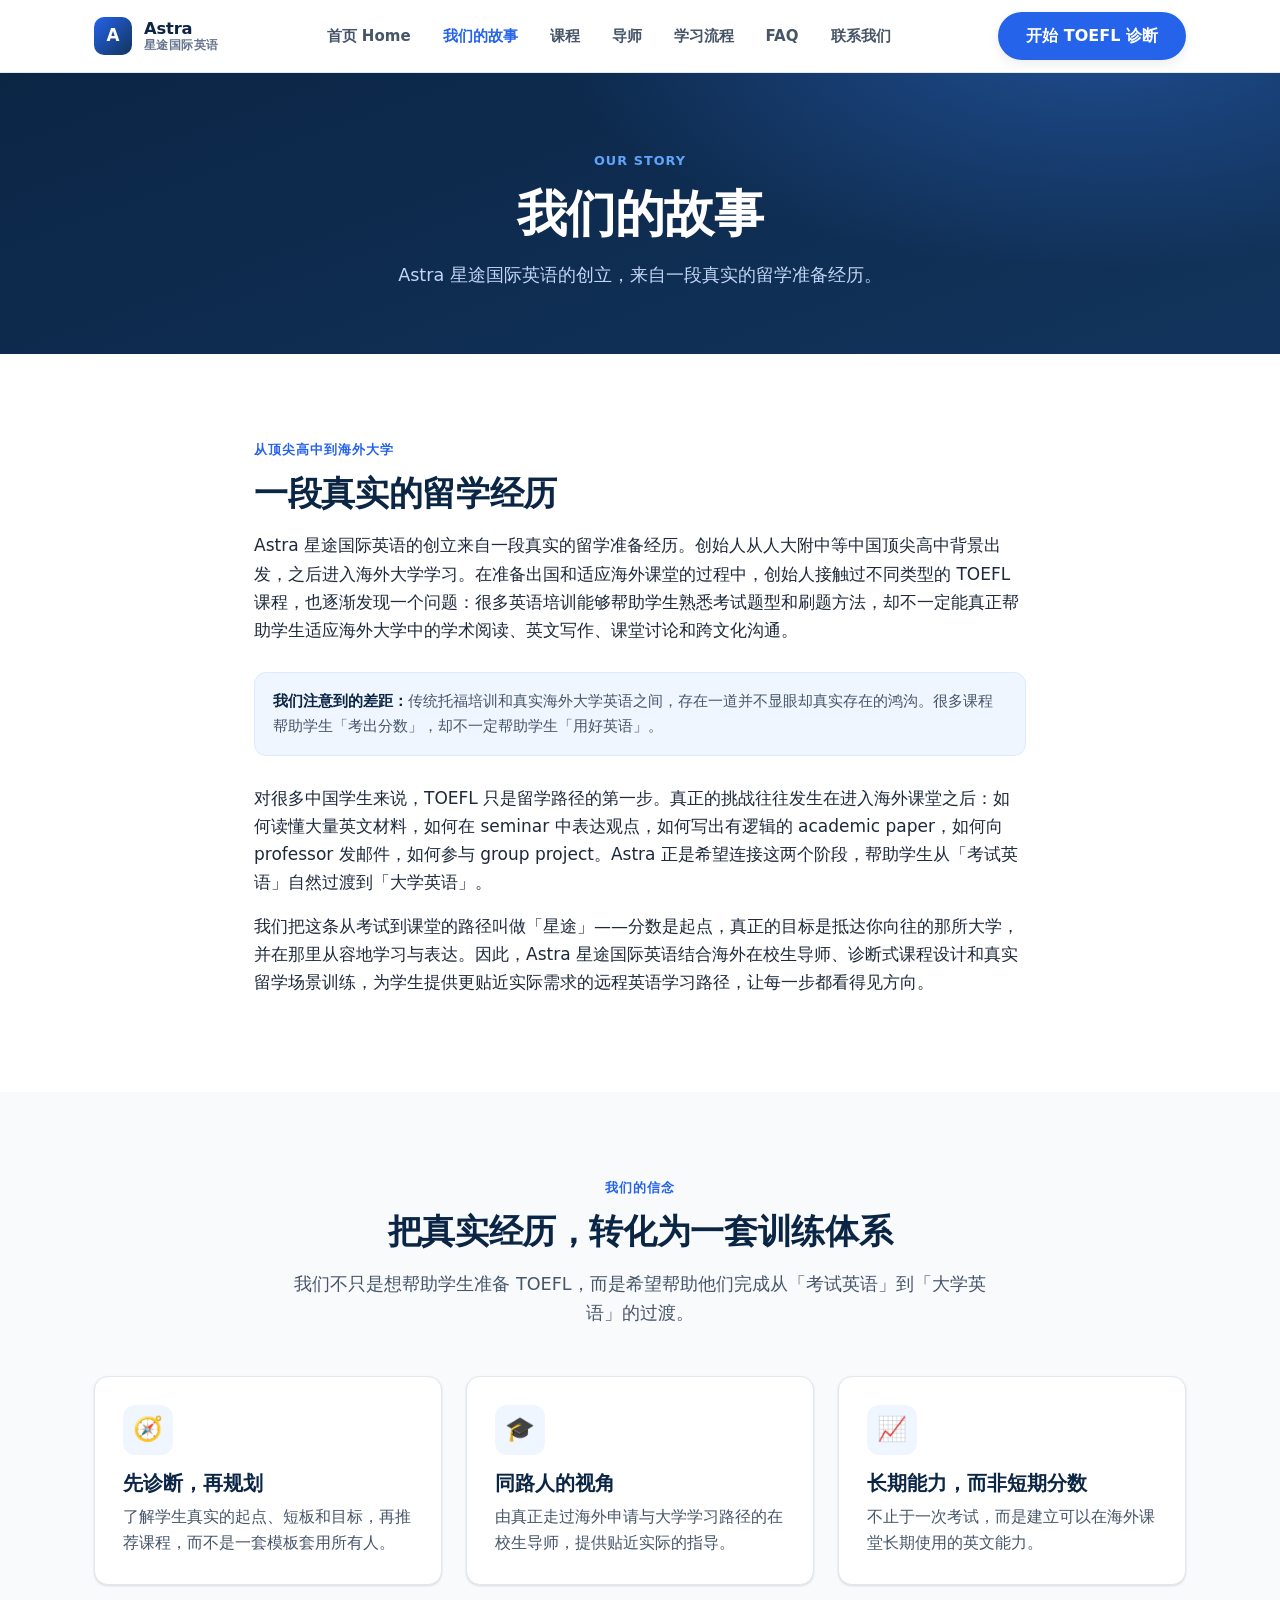
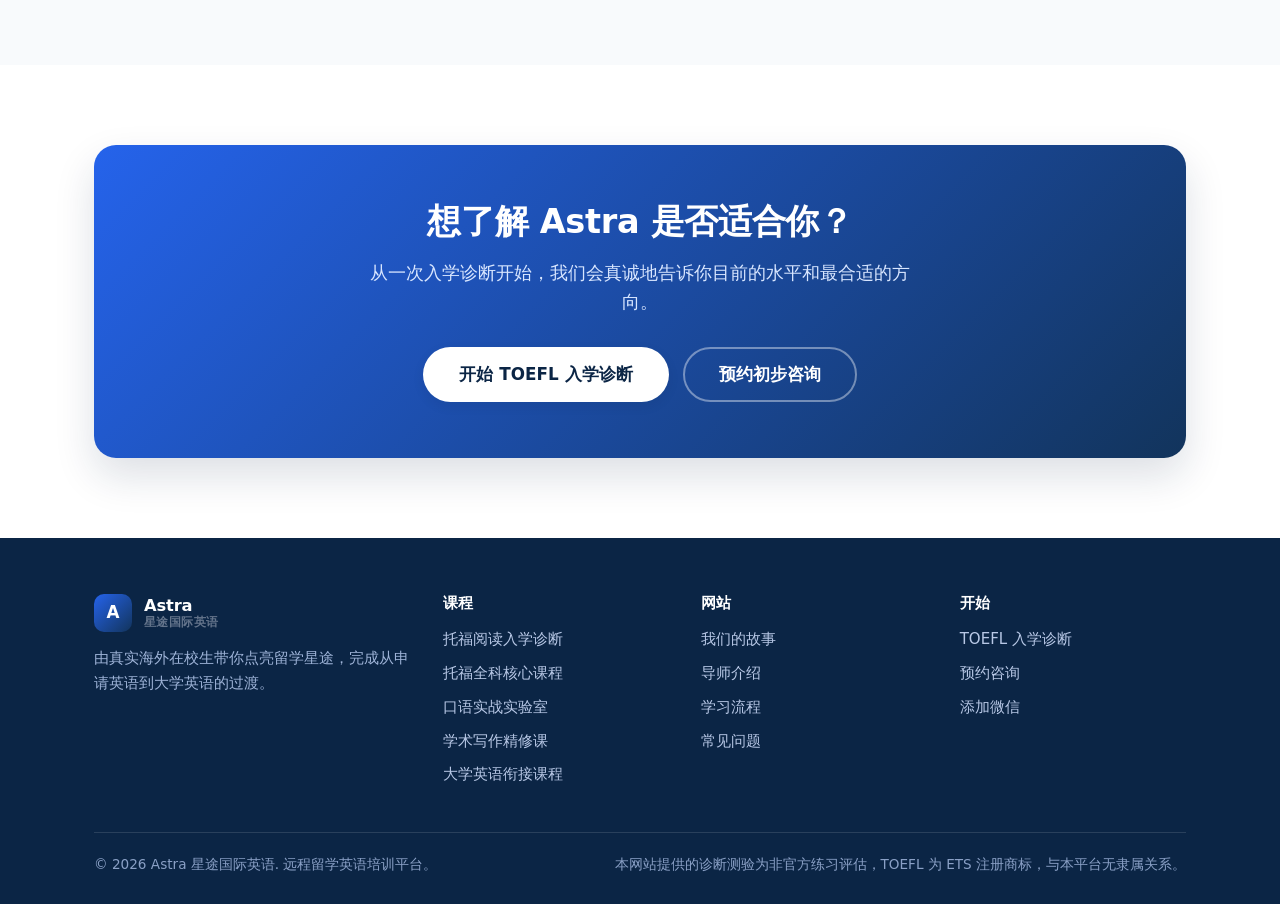
<file: story.html>
<!DOCTYPE html>
<html lang="zh-CN">
<head>
  <meta charset="UTF-8">
  <meta name="viewport" content="width=device-width, initial-scale=1.0">
  <title>我们的故事 Our Story | Astra 星途国际英语</title>
  <meta name="description" content="Astra 星途国际英语的创立来自一段真实的留学准备经历：从人大附中等中国顶尖高中到海外大学，创始人希望帮助学生完成从考试英语到大学英语的过渡。">
  <link rel="icon" href="data:image/svg+xml,%3Csvg xmlns='http://www.w3.org/2000/svg' viewBox='0 0 64 64'%3E%3Crect width='64' height='64' rx='14' fill='%232563eb'/%3E%3Ctext x='32' y='45' font-family='Arial,sans-serif' font-size='38' font-weight='bold' fill='white' text-anchor='middle'%3EA%3C/text%3E%3C/svg%3E">
  <link rel="stylesheet" href="css/styles.css">
</head>
<body>

  <header class="site-header">
    <div class="container nav">
      <a class="brand" href="index.html" aria-label="Astra 星途国际英语 首页">
        <span class="brand__mark" data-brand-mark>A</span>
        <span class="brand__text"><span class="brand__en" data-brand-en>Astra</span><span class="brand__cn" data-brand-cn>星途国际英语</span></span>
      </a>
      <nav aria-label="主导航">
        <ul class="nav__links">
          <li><a href="index.html">首页 Home</a></li>
          <li><a href="story.html">我们的故事</a></li>
          <li><a href="programs.html">课程</a></li>
          <li><a href="mentors.html">导师</a></li>
          <li><a href="how-it-works.html">学习流程</a></li>
          <li><a href="faq.html">FAQ</a></li>
          <li><a href="contact.html">联系我们</a></li>
        </ul>
      </nav>
      <div class="nav__cta"><a class="btn btn--primary" href="placement-test.html">开始 TOEFL 诊断</a></div>
      <button class="nav__toggle" aria-label="展开菜单" aria-expanded="false"><span></span><span></span><span></span></button>
    </div>
  </header>

  <main>
    <section class="page-hero">
      <div class="container">
        <span class="eyebrow">Our Story</span>
        <h1>我们的故事</h1>
        <p>Astra 星途国际英语的创立，来自一段真实的留学准备经历。</p>
      </div>
    </section>

    <section class="section">
      <div class="container" style="max-width:820px">
        <span class="eyebrow">从顶尖高中到海外大学</span>
        <h2>一段真实的留学经历</h2>
        <p>Astra 星途国际英语的创立来自一段真实的留学准备经历。创始人从人大附中等中国顶尖高中背景出发，之后进入海外大学学习。在准备出国和适应海外课堂的过程中，创始人接触过不同类型的 TOEFL 课程，也逐渐发现一个问题：很多英语培训能够帮助学生熟悉考试题型和刷题方法，却不一定能真正帮助学生适应海外大学中的学术阅读、英文写作、课堂讨论和跨文化沟通。</p>

        <div class="notice" style="margin:28px 0">
          <strong>我们注意到的差距：</strong>传统托福培训和真实海外大学英语之间，存在一道并不显眼却真实存在的鸿沟。很多课程帮助学生「考出分数」，却不一定帮助学生「用好英语」。
        </div>

        <p>对很多中国学生来说，TOEFL 只是留学路径的第一步。真正的挑战往往发生在进入海外课堂之后：如何读懂大量英文材料，如何在 seminar 中表达观点，如何写出有逻辑的 academic paper，如何向 professor 发邮件，如何参与 group project。Astra 正是希望连接这两个阶段，帮助学生从「考试英语」自然过渡到「大学英语」。</p>

        <p>我们把这条从考试到课堂的路径叫做「星途」——分数是起点，真正的目标是抵达你向往的那所大学，并在那里从容地学习与表达。因此，Astra 星途国际英语结合海外在校生导师、诊断式课程设计和真实留学场景训练，为学生提供更贴近实际需求的远程英语学习路径，让每一步都看得见方向。</p>
      </div>
    </section>

    <section class="section section--tint">
      <div class="container">
        <div class="section-head">
          <span class="eyebrow">我们的信念</span>
          <h2>把真实经历，转化为一套训练体系</h2>
          <p>我们不只是想帮助学生准备 TOEFL，而是希望帮助他们完成从「考试英语」到「大学英语」的过渡。</p>
        </div>
        <div class="grid grid--3">
          <div class="card">
            <div class="card__icon">🧭</div>
            <h3>先诊断，再规划</h3>
            <p>了解学生真实的起点、短板和目标，再推荐课程，而不是一套模板套用所有人。</p>
          </div>
          <div class="card">
            <div class="card__icon">🎓</div>
            <h3>同路人的视角</h3>
            <p>由真正走过海外申请与大学学习路径的在校生导师，提供贴近实际的指导。</p>
          </div>
          <div class="card">
            <div class="card__icon">📈</div>
            <h3>长期能力，而非短期分数</h3>
            <p>不止于一次考试，而是建立可以在海外课堂长期使用的英文能力。</p>
          </div>
        </div>
      </div>
    </section>

    <section class="section">
      <div class="container">
        <div class="cta-band">
          <h2>想了解 Astra 是否适合你？</h2>
          <p>从一次入学诊断开始，我们会真诚地告诉你目前的水平和最合适的方向。</p>
          <div class="hero__actions">
            <a class="btn btn--light btn--lg" href="placement-test.html">开始 TOEFL 入学诊断</a>
            <a class="btn btn--ghost-light btn--lg" href="contact.html#book">预约初步咨询</a>
          </div>
        </div>
      </div>
    </section>
  </main>

  <footer class="site-footer">
    <div class="container">
      <div class="footer-grid">
        <div class="footer-brand">
          <a class="brand" href="index.html"><span class="brand__mark" data-brand-mark>A</span><span class="brand__text"><span class="brand__en" data-brand-en>Astra</span><span class="brand__cn" data-brand-cn>星途国际英语</span></span></a>
          <p data-tagline>由真实海外在校生带你点亮留学星途，完成从申请英语到大学英语的过渡。</p>
        </div>
        <div><h4>课程</h4><ul class="footer-links"><li><a href="programs.html">托福阅读入学诊断</a></li><li><a href="programs.html">托福全科核心课程</a></li><li><a href="programs.html">口语实战实验室</a></li><li><a href="programs.html">学术写作精修课</a></li><li><a href="programs.html">大学英语衔接课程</a></li></ul></div>
        <div><h4>网站</h4><ul class="footer-links"><li><a href="story.html">我们的故事</a></li><li><a href="mentors.html">导师介绍</a></li><li><a href="how-it-works.html">学习流程</a></li><li><a href="faq.html">常见问题</a></li></ul></div>
        <div><h4>开始</h4><ul class="footer-links"><li><a href="placement-test.html">TOEFL 入学诊断</a></li><li><a href="contact.html#book">预约咨询</a></li><li><a href="contact.html">添加微信</a></li></ul></div>
      </div>
      <div class="footer-bottom">
        <span>© <span data-year>2026</span> Astra 星途国际英语. 远程留学英语培训平台。</span>
        <span>本网站提供的诊断测验为非官方练习评估，TOEFL 为 ETS 注册商标，与本平台无隶属关系。</span>
      </div>
    </div>
  </footer>

  <script src="js/config.js"></script>
  <script src="js/main.js"></script>
</body>
</html>
</file>
<file: css/styles.css>
/* ==========================================================================
   Astra 星途国际英语 — Design System
   Modern, clean, education-focused. Navy / blue / white palette.
   ========================================================================== */

:root {
  /* Brand colors */
  --navy-900: #0b2545;
  --navy-800: #12345c;
  --navy-700: #1d426b;
  --blue-600: #2563eb;
  --blue-500: #3b82f6;
  --blue-400: #60a5fa;
  --blue-100: #dbeafe;
  --blue-50:  #eff6ff;

  --ink:      #1e293b;
  --ink-soft: #475569;
  --muted:    #64748b;
  --line:     #e2e8f0;
  --bg:       #ffffff;
  --bg-soft:  #f8fafc;
  --bg-tint:  #f1f5f9;

  --success:  #16a34a;
  --warning:  #d97706;
  --danger:   #dc2626;

  --radius:   14px;
  --radius-sm: 10px;
  --shadow-sm: 0 1px 2px rgba(15, 23, 42, .06), 0 1px 3px rgba(15, 23, 42, .08);
  --shadow:    0 4px 12px rgba(15, 23, 42, .08);
  --shadow-lg: 0 18px 40px rgba(11, 37, 69, .14);

  --maxw: 1140px;
  --font: "Inter", "Segoe UI", "PingFang SC", "Microsoft YaHei", "Hiragino Sans GB", system-ui, -apple-system, sans-serif;
}

/* Reset --------------------------------------------------------------- */
*, *::before, *::after { box-sizing: border-box; }
html { scroll-behavior: smooth; -webkit-text-size-adjust: 100%; }
body {
  margin: 0;
  font-family: var(--font);
  color: var(--ink);
  background: var(--bg);
  line-height: 1.65;
  font-size: 17px;
  -webkit-font-smoothing: antialiased;
}
img { max-width: 100%; display: block; }
a { color: var(--blue-600); text-decoration: none; }
a:hover { text-decoration: underline; }
h1, h2, h3, h4 { color: var(--navy-900); line-height: 1.25; margin: 0 0 .5em; font-weight: 700; }
h1 { font-size: clamp(2rem, 4.5vw, 3.1rem); letter-spacing: -.02em; }
h2 { font-size: clamp(1.5rem, 3vw, 2.1rem); letter-spacing: -.01em; }
h3 { font-size: 1.25rem; }
p  { margin: 0 0 1rem; }

/* Layout helpers ------------------------------------------------------ */
.container { width: 100%; max-width: var(--maxw); margin: 0 auto; padding: 0 24px; }
.section { padding: 80px 0; }
.section--tint { background: var(--bg-soft); }
.section--navy { background: var(--navy-900); color: #e8eefc; }
.section--navy h1, .section--navy h2, .section--navy h3 { color: #fff; }
.center { text-align: center; }
.lead { font-size: 1.15rem; color: var(--ink-soft); }
.eyebrow {
  display: inline-block; font-size: .8rem; font-weight: 700; letter-spacing: .08em;
  text-transform: uppercase; color: var(--blue-600); margin-bottom: .8rem;
}
.section--navy .eyebrow { color: var(--blue-400); }
.section-head { max-width: 720px; margin: 0 auto 48px; text-align: center; }
.section-head p { color: var(--ink-soft); font-size: 1.1rem; }

/* Buttons ------------------------------------------------------------- */
.btn {
  display: inline-flex; align-items: center; gap: .5rem; justify-content: center;
  font-weight: 600; font-size: 1rem; line-height: 1; cursor: pointer;
  padding: 14px 26px; border-radius: 999px; border: 2px solid transparent;
  transition: transform .12s ease, box-shadow .2s ease, background .2s ease, color .2s ease;
  text-decoration: none; white-space: nowrap;
}
.btn:hover { text-decoration: none; transform: translateY(-2px); }
.btn:disabled { cursor: wait; opacity: .68; transform: none; box-shadow: none; }
.btn--primary { background: var(--blue-600); color: #fff; box-shadow: var(--shadow); }
.btn--primary:hover { background: var(--blue-500); color: #fff; }
.btn--light { background: #fff; color: var(--navy-900); box-shadow: var(--shadow); }
.btn--light:hover { background: var(--blue-50); color: var(--navy-900); }
.btn--ghost { background: transparent; color: var(--navy-900); border-color: var(--line); }
.btn--ghost:hover { border-color: var(--blue-400); color: var(--blue-600); background: var(--blue-50); }
.btn--ghost-light { background: transparent; color: #fff; border-color: rgba(255,255,255,.4); }
.btn--ghost-light:hover { background: rgba(255,255,255,.12); color: #fff; }
.btn--lg { padding: 17px 34px; font-size: 1.05rem; }
.btn--block { width: 100%; }

/* Header / Nav -------------------------------------------------------- */
.site-header {
  position: sticky; top: 0; z-index: 50; background: rgba(255,255,255,.92);
  backdrop-filter: saturate(180%) blur(10px); border-bottom: 1px solid var(--line);
}
.nav { display: flex; align-items: center; justify-content: space-between; height: 72px; }
.brand { display: flex; align-items: center; gap: 12px; font-weight: 800; color: var(--navy-900); }
.brand:hover { text-decoration: none; }
.brand__mark {
  width: 38px; height: 38px; border-radius: 10px; flex: none;
  background: linear-gradient(135deg, var(--blue-600), var(--navy-800));
  display: grid; place-items: center; color: #fff; font-weight: 800; font-size: 1.05rem;
}
.brand__text { display: flex; flex-direction: column; line-height: 1.15; }
.brand__en { font-size: 1.02rem; letter-spacing: -.01em; }
.brand__cn { font-size: .74rem; color: var(--muted); font-weight: 600; letter-spacing: .04em; }
.nav__links { display: flex; align-items: center; gap: 6px; list-style: none; margin: 0; padding: 0; }
.nav__links a {
  display: inline-block; padding: 8px 13px; border-radius: 8px; color: var(--ink-soft);
  font-weight: 600; font-size: .94rem;
}
.nav__links a:hover { color: var(--navy-900); background: var(--bg-tint); text-decoration: none; }
.nav__links a.is-active { color: var(--blue-600); }
.nav__cta { display: flex; align-items: center; gap: 10px; }
.nav__toggle {
  display: none; background: none; border: 0; cursor: pointer; padding: 8px;
  flex-direction: column; gap: 5px;
}
.nav__toggle span { width: 24px; height: 2px; background: var(--navy-900); border-radius: 2px; transition: .2s; }

/* Hero ---------------------------------------------------------------- */
.hero {
  position: relative; overflow: hidden; color: #eaf1ff;
  background:
    radial-gradient(1100px 500px at 78% -10%, rgba(59,130,246,.45), transparent 60%),
    radial-gradient(800px 500px at 8% 110%, rgba(37,99,235,.35), transparent 55%),
    linear-gradient(160deg, var(--navy-900), var(--navy-800) 55%, #0e2c52);
}
.hero__inner { padding: 96px 0 100px; display: grid; grid-template-columns: 1.1fr .9fr; gap: 56px; align-items: center; }
.hero h1 { color: #fff; margin-bottom: .35em; }
.hero__slogan { font-size: 1.3rem; color: #cfe0ff; font-weight: 500; margin-bottom: .4em; }
.hero__sub { font-size: 1.08rem; color: #bcd0f5; max-width: 38ch; }
.hero__actions { display: flex; flex-wrap: wrap; gap: 14px; margin-top: 30px; }
.hero__trust { margin-top: 34px; display: flex; gap: 28px; flex-wrap: wrap; }
.hero__trust div { display: flex; flex-direction: column; }
.hero__trust b { font-size: 1.5rem; color: #fff; }
.hero__trust span { font-size: .85rem; color: #a9c2ec; }
.hero__card {
  background: rgba(255,255,255,.07); border: 1px solid rgba(255,255,255,.16);
  border-radius: 20px; padding: 28px; backdrop-filter: blur(6px); box-shadow: var(--shadow-lg);
}
.hero__card h3 { color: #fff; font-size: 1.15rem; margin-bottom: 6px; }
.hero__card p { color: #c3d6f7; font-size: .95rem; margin-bottom: 20px; }
.flowline { list-style: none; margin: 0; padding: 0; }
.flowline li { position: relative; padding: 0 0 18px 34px; color: #dbe7ff; font-size: .96rem; }
.flowline li::before {
  content: counter(step); counter-increment: step; position: absolute; left: 0; top: 0;
  width: 24px; height: 24px; border-radius: 50%; background: var(--blue-500); color: #fff;
  display: grid; place-items: center; font-size: .8rem; font-weight: 700;
}
.flowline li::after {
  content: ""; position: absolute; left: 11px; top: 24px; bottom: 0; width: 2px; background: rgba(255,255,255,.2);
}
.flowline li:last-child { padding-bottom: 0; }
.flowline li:last-child::after { display: none; }
.flowline { counter-reset: step; }

/* Cards / Grids ------------------------------------------------------- */
.grid { display: grid; gap: 24px; }
.grid--3 { grid-template-columns: repeat(3, 1fr); }
.grid--2 { grid-template-columns: repeat(2, 1fr); }
.grid--4 { grid-template-columns: repeat(4, 1fr); }
.card {
  background: var(--bg); border: 1px solid var(--line); border-radius: var(--radius);
  padding: 28px; box-shadow: var(--shadow-sm); transition: transform .15s ease, box-shadow .2s ease, border-color .2s;
}
.card:hover { transform: translateY(-3px); box-shadow: var(--shadow); border-color: var(--blue-100); }
.card__icon {
  width: 50px; height: 50px; border-radius: 12px; background: var(--blue-50); color: var(--blue-600);
  display: grid; place-items: center; font-size: 1.5rem; margin-bottom: 16px;
}
.card h3 { margin-bottom: .4em; }
.card p { color: var(--ink-soft); font-size: .98rem; margin: 0; }
.card__tag { display:inline-block; font-size:.78rem; font-weight:700; color: var(--blue-600); background: var(--blue-50); padding: 4px 10px; border-radius: 999px; margin-bottom: 12px; }

/* Feature list -------------------------------------------------------- */
.checklist { list-style: none; margin: 0; padding: 0; }
.checklist li { position: relative; padding: 8px 0 8px 32px; color: var(--ink-soft); }
.checklist li::before {
  content: "✓"; position: absolute; left: 0; top: 8px; width: 22px; height: 22px; border-radius: 50%;
  background: var(--blue-50); color: var(--blue-600); font-weight: 800; font-size: .8rem;
  display: grid; place-items: center;
}

/* Split section ------------------------------------------------------- */
.split { display: grid; grid-template-columns: 1fr 1fr; gap: 56px; align-items: center; }
.split--narrow { gap: 40px; }

/* Program / pricing-style cards -------------------------------------- */
.program {
  display: flex; flex-direction: column; height: 100%;
  border: 1px solid var(--line); border-radius: var(--radius); padding: 28px; background: #fff;
  box-shadow: var(--shadow-sm); transition: transform .15s, box-shadow .2s, border-color .2s;
}
.program:hover { transform: translateY(-3px); box-shadow: var(--shadow); border-color: var(--blue-100); }
.program--featured { border-color: var(--blue-500); box-shadow: var(--shadow); position: relative; }
.program__badge {
  position: absolute; top: -13px; left: 28px; background: var(--blue-600); color: #fff;
  font-size: .75rem; font-weight: 700; padding: 5px 12px; border-radius: 999px;
}
.program h3 { margin-bottom: .2em; }
.program__meta { color: var(--muted); font-size: .85rem; margin-bottom: 14px; font-weight: 600; }
.program p { color: var(--ink-soft); font-size: .96rem; }
.program .checklist { margin: 6px 0 20px; }
.program .btn { margin-top: auto; }
.program__facts { display: grid; gap: 8px; margin: 14px 0 6px; padding: 14px 16px; background: var(--bg-tint); border-radius: 12px; }
.program__facts > div { display: flex; gap: 10px; font-size: .9rem; color: var(--ink-soft); }
.program__facts b { color: var(--navy-900); flex: none; min-width: 70px; font-weight: 700; }
.program__sub { font-size: .8rem; text-transform: uppercase; letter-spacing: .06em; color: var(--blue-600); margin: 18px 0 8px; font-weight: 700; }
.program__cols { display: grid; grid-template-columns: 1fr 1fr; gap: 0 28px; }
@media (max-width: 640px) { .program__cols { grid-template-columns: 1fr; } }

/* Mentors ------------------------------------------------------------- */
.mentor { text-align: left; }
.mentor__avatar {
  width: 72px; height: 72px; border-radius: 50%; margin-bottom: 16px;
  display: grid; place-items: center; font-size: 1.5rem; font-weight: 800; color: #fff;
}
.mentor h3 { margin-bottom: .1em; }
.mentor__school { color: var(--blue-600); font-weight: 600; font-size: .92rem; margin-bottom: 10px; }
.mentor__tags { display: flex; flex-wrap: wrap; gap: 6px; margin-top: 14px; }
.tag { font-size: .78rem; font-weight: 600; color: var(--ink-soft); background: var(--bg-tint); padding: 4px 10px; border-radius: 999px; }

/* Steps / How it works ----------------------------------------------- */
.steps { counter-reset: s; display: grid; gap: 20px; }
.step { display: grid; grid-template-columns: 56px 1fr; gap: 20px; align-items: start; padding: 22px; background:#fff; border:1px solid var(--line); border-radius: var(--radius); box-shadow: var(--shadow-sm); }
.step__num {
  counter-increment: s; width: 56px; height: 56px; border-radius: 14px;
  background: linear-gradient(135deg, var(--blue-600), var(--navy-800)); color:#fff;
  display: grid; place-items: center; font-size: 1.4rem; font-weight: 800;
}
.step__num::before { content: counter(s); }
.step h3 { margin-bottom: .2em; }
.step p { margin: 0; color: var(--ink-soft); }

/* FAQ ----------------------------------------------------------------- */
.faq { max-width: 820px; margin: 0 auto; }
.faq__item { border: 1px solid var(--line); border-radius: var(--radius-sm); margin-bottom: 14px; background:#fff; overflow: hidden; }
.faq__q {
  width: 100%; text-align: left; background: none; border: 0; cursor: pointer;
  padding: 20px 24px; font-size: 1.05rem; font-weight: 600; color: var(--navy-900);
  display: flex; justify-content: space-between; align-items: center; gap: 16px;
}
.faq__q:hover { color: var(--blue-600); }
.faq__icon { flex: none; font-size: 1.4rem; color: var(--blue-500); transition: transform .2s; line-height: 1; }
.faq__item.is-open .faq__icon { transform: rotate(45deg); }
.faq__a { padding: 0 24px; max-height: 0; overflow: hidden; transition: max-height .25s ease, padding .25s ease; }
.faq__item.is-open .faq__a { padding: 0 24px 22px; max-height: 600px; }
.faq__a p { color: var(--ink-soft); margin: 0; }

/* Page hero (inner pages) -------------------------------------------- */
.page-hero {
  background:
    radial-gradient(900px 420px at 85% -20%, rgba(59,130,246,.4), transparent 60%),
    linear-gradient(160deg, var(--navy-900), var(--navy-800));
  color: #eaf1ff; padding: 72px 0 64px; text-align: center;
}
.page-hero h1 { color: #fff; margin-bottom: .3em; }
.page-hero p { color: #c3d6f7; max-width: 640px; margin: 0 auto; font-size: 1.1rem; }
.page-hero .eyebrow { color: var(--blue-400); }

/* Callout / CTA band -------------------------------------------------- */
.cta-band {
  background: linear-gradient(135deg, var(--blue-600), var(--navy-800));
  color: #fff; border-radius: 22px; padding: 56px; text-align: center; box-shadow: var(--shadow-lg);
}
.cta-band h2 { color: #fff; }
.cta-band p { color: #d8e6ff; max-width: 560px; margin: 0 auto 28px; font-size: 1.1rem; }
.cta-band .hero__actions { justify-content: center; }

/* Forms --------------------------------------------------------------- */
.field { margin-bottom: 18px; }
.field label { display: block; font-weight: 600; color: var(--navy-900); margin-bottom: 7px; font-size: .95rem; }
.field label .req { color: var(--danger); }
.field input, .field select, .field textarea {
  width: 100%; padding: 12px 14px; border: 1px solid var(--line); border-radius: 10px;
  font: inherit; font-size: 1rem; color: var(--ink); background: #fff; transition: border-color .15s, box-shadow .15s;
}
.field input:focus, .field select:focus, .field textarea:focus {
  outline: none; border-color: var(--blue-500); box-shadow: 0 0 0 3px var(--blue-100);
}
.field textarea { min-height: 120px; resize: vertical; }
.field .hint { font-size: .82rem; color: var(--muted); margin-top: 5px; }
.field--error input, .field--error select { border-color: var(--danger); }
.field__err { color: var(--danger); font-size: .82rem; margin-top: 5px; display: none; }
.field--error .field__err { display: block; }
.form-grid { display: grid; grid-template-columns: 1fr 1fr; gap: 0 22px; }
.form-card { background: #fff; border: 1px solid var(--line); border-radius: var(--radius); padding: 32px; box-shadow: var(--shadow-sm); }

/* Contact / WeChat ---------------------------------------------------- */
.qr {
  width: 220px; height: 220px; margin: 0 auto 16px; border-radius: 16px; background: #fff;
  border: 1px solid var(--line); display: grid; place-items: center; box-shadow: var(--shadow-sm);
  overflow: hidden;
}
.qr img { width: 100%; height: 100%; object-fit: contain; }
.contact-method { display: flex; gap: 16px; align-items: flex-start; padding: 18px 0; border-bottom: 1px solid var(--line); }
.contact-method:last-child { border-bottom: 0; }
.contact-method .card__icon { margin: 0; flex: none; }
.contact-method h3 { margin-bottom: .15em; font-size: 1.05rem; }
.contact-method p { margin: 0; color: var(--ink-soft); font-size: .95rem; }

/* Placement test ------------------------------------------------------ */
.test-shell { max-width: 880px; margin: 0 auto; }
.test-bar {
  position: sticky; top: 72px; z-index: 20; background: #fff; border: 1px solid var(--line);
  border-radius: 12px; padding: 12px 18px; display: flex; align-items: center; justify-content: space-between;
  box-shadow: var(--shadow-sm); margin-bottom: 24px; gap: 12px; flex-wrap: wrap;
}
.test-bar__progress { flex: 1; min-width: 160px; }
.progressbar { height: 8px; background: var(--bg-tint); border-radius: 999px; overflow: hidden; }
.progressbar > span { display: block; height: 100%; background: var(--blue-500); width: 0; transition: width .3s; }
.timer { font-variant-numeric: tabular-nums; font-weight: 700; font-size: 1.1rem; color: var(--navy-900); display:flex; align-items:center; gap:8px; }
.timer.is-low { color: var(--danger); }
.timer__dot { width: 9px; height: 9px; border-radius: 50%; background: var(--success); }
.timer.is-low .timer__dot { background: var(--danger); }

.passage { background: var(--bg-soft); border: 1px solid var(--line); border-radius: var(--radius); padding: 28px; margin-bottom: 24px; }
.passage h3 { margin-bottom: .2em; }
.passage__meta { color: var(--muted); font-size: .85rem; margin-bottom: 16px; }
.passage__body p { color: var(--ink); font-size: 1rem; }
.passage__body p[data-para] { position: relative; }

.question { border: 1px solid var(--line); border-radius: var(--radius); padding: 24px; margin-bottom: 18px; background:#fff; }
.question__num { font-size: .8rem; font-weight: 700; color: var(--blue-600); letter-spacing: .04em; }
.question__text { font-weight: 600; color: var(--navy-900); margin: 4px 0 16px; }
.question__hint { font-size: .85rem; color: var(--muted); font-weight: 500; }
.option { display: flex; gap: 12px; align-items: flex-start; padding: 12px 14px; border: 1px solid var(--line); border-radius: 10px; margin-bottom: 10px; cursor: pointer; transition: border-color .15s, background .15s; }
.option:hover { border-color: var(--blue-400); background: var(--blue-50); }
.option input { margin-top: 4px; accent-color: var(--blue-600); width: 18px; height: 18px; flex: none; }
.option.is-selected { border-color: var(--blue-500); background: var(--blue-50); }
.option__label { color: var(--ink); }

.test-actions { display: flex; justify-content: space-between; gap: 14px; margin-top: 10px; flex-wrap: wrap; }

/* Result -------------------------------------------------------------- */
.result-card { background:#fff; border:1px solid var(--line); border-radius: var(--radius); padding: 36px; box-shadow: var(--shadow); text-align:center; max-width: 720px; margin: 0 auto; }
.score-ring {
  width: 150px; height: 150px; border-radius: 50%; margin: 8px auto 18px; display: grid; place-items: center;
  background: conic-gradient(var(--blue-500) var(--pct, 0%), var(--bg-tint) 0);
}
.score-ring__inner { width: 116px; height: 116px; border-radius: 50%; background:#fff; display: grid; place-items: center; }
.score-ring__inner b { font-size: 2.2rem; color: var(--navy-900); line-height: 1; }
.score-ring__inner span { font-size: .8rem; color: var(--muted); }
.level-badge { display:inline-block; font-weight:700; padding: 6px 16px; border-radius: 999px; margin: 4px 0 14px; }
.result-meta { display:flex; gap: 18px; justify-content:center; flex-wrap:wrap; margin: 18px 0 8px; }
.result-meta div { background: var(--bg-soft); border:1px solid var(--line); border-radius: 12px; padding: 14px 20px; min-width: 120px; }
.result-meta b { display:block; font-size: 1.4rem; color: var(--navy-900); }
.result-meta span { font-size: .82rem; color: var(--muted); }

/* Banner / notices ---------------------------------------------------- */
.notice { background: var(--blue-50); border: 1px solid var(--blue-100); border-radius: 12px; padding: 16px 18px; color: var(--ink-soft); font-size: .95rem; }
.notice strong { color: var(--navy-900); }
.notice--sending { background: var(--blue-50); border-color: var(--blue-100); color: var(--ink-soft); }
.notice--success { background: #f0fdf4; border-color: #bbf7d0; color: #166534; }
.notice--success strong { color: #166534; }
.notice--warning { background: #fffbeb; border-color: #fde68a; color: #92400e; }
.notice--warning strong { color: #92400e; }
.notice--error { background: #fef2f2; border-color: #fecaca; color: #991b1b; }
.notice--error strong { color: #991b1b; }

/* Footer -------------------------------------------------------------- */
.site-footer { background: var(--navy-900); color: #b8c8e6; padding: 56px 0 28px; }
.footer-grid { display: grid; grid-template-columns: 1.4fr 1fr 1fr 1fr; gap: 32px; }
.site-footer h4 { color: #fff; font-size: .95rem; margin-bottom: 14px; }
.site-footer a { color: #b8c8e6; }
.site-footer a:hover { color: #fff; }
.footer-links { list-style: none; padding: 0; margin: 0; }
.footer-links li { margin-bottom: 9px; font-size: .94rem; }
.footer-brand .brand { color: #fff; margin-bottom: 14px; }
.footer-brand .brand__en { color: #fff; }
.footer-brand p { color: #9fb4d8; font-size: .92rem; max-width: 34ch; }
.footer-bottom { border-top: 1px solid rgba(255,255,255,.12); margin-top: 36px; padding-top: 20px; display: flex; justify-content: space-between; gap: 14px; flex-wrap: wrap; font-size: .85rem; color: #8aa0c6; }

/* Utilities ----------------------------------------------------------- */
.mt-0 { margin-top: 0; }
.mb-0 { margin-bottom: 0; }
.muted { color: var(--muted); }
.hide { display: none !important; }
.stack > * + * { margin-top: 1rem; }

/* Responsive ---------------------------------------------------------- */
@media (max-width: 960px) {
  .hero__inner { grid-template-columns: 1fr; gap: 40px; }
  .split { grid-template-columns: 1fr; gap: 32px; }
  .grid--3, .grid--4 { grid-template-columns: repeat(2, 1fr); }
  .footer-grid { grid-template-columns: 1fr 1fr; }
}
@media (max-width: 760px) {
  .section { padding: 56px 0; }
  .nav__links, .nav__cta .btn { display: none; }
  .nav__toggle { display: flex; }
  .site-header.nav-open .nav__links {
    display: flex; position: absolute; left: 0; right: 0; top: 72px; flex-direction: column;
    background: #fff; border-bottom: 1px solid var(--line); padding: 12px 24px 18px; gap: 2px; box-shadow: var(--shadow);
  }
  .site-header.nav-open .nav__links a { padding: 12px 8px; }
  .grid--3, .grid--4, .grid--2 { grid-template-columns: 1fr; }
  .form-grid { grid-template-columns: 1fr; }
  .footer-grid { grid-template-columns: 1fr 1fr; }
  .cta-band { padding: 40px 24px; }
  .test-bar { top: 64px; }
}
@media (max-width: 480px) {
  body { font-size: 16px; }
  .footer-grid { grid-template-columns: 1fr; }
  .hero__trust { gap: 20px; }
}
</file>
